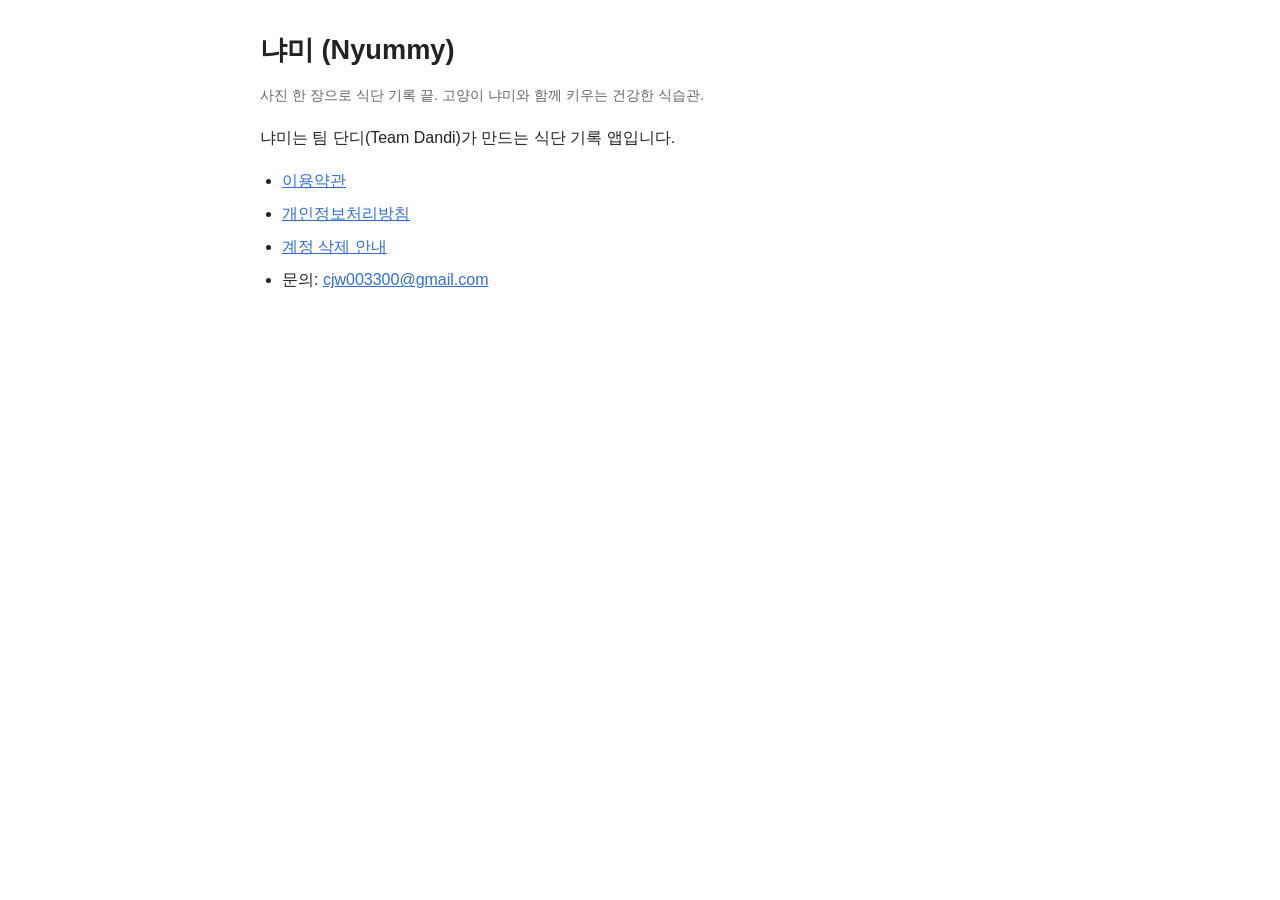
<file: index.html>
<!DOCTYPE html>
<html lang="ko">
<head>
<meta charset="UTF-8">
<meta name="viewport" content="width=device-width, initial-scale=1.0">
<meta name="color-scheme" content="light">
<title>냐미(Nyummy) - 팀 단디</title>
<link rel="stylesheet" href="./style.css">
</head>
<body>
<h1>냐미 (Nyummy)</h1>
<p class="meta">사진 한 장으로 식단 기록 끝. 고양이 냐미와 함께 키우는 건강한 식습관.</p>
<p>냐미는 팀 단디(Team Dandi)가 만드는 식단 기록 앱입니다.</p>
<ul>
  <li><a href="./terms.html">이용약관</a></li>
  <li><a href="./privacy.html">개인정보처리방침</a></li>
  <li><a href="./account-deletion.html">계정 삭제 안내</a></li>
  <li>문의: <a href="mailto:cjw003300@gmail.com">cjw003300@gmail.com</a></li>
</ul>
<script src="./inapp.js"></script>
</body>
</html>
</file>
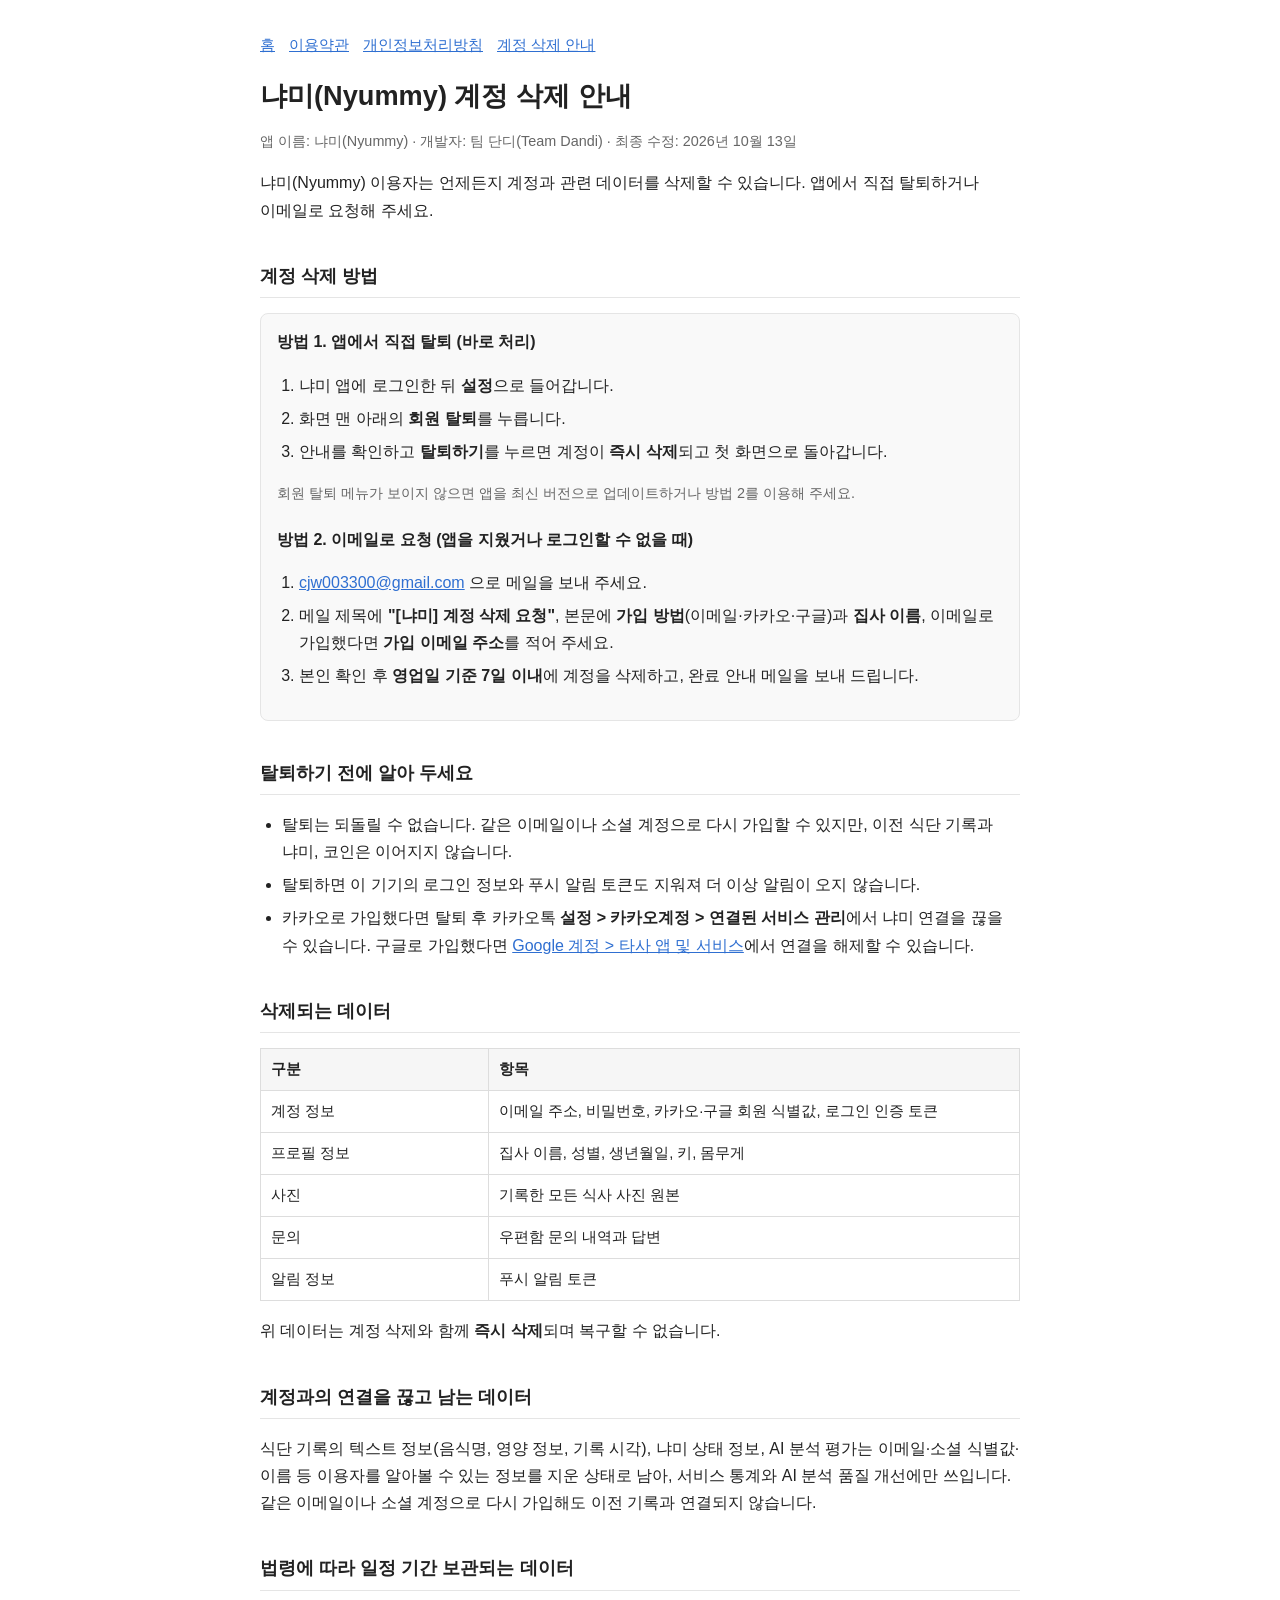
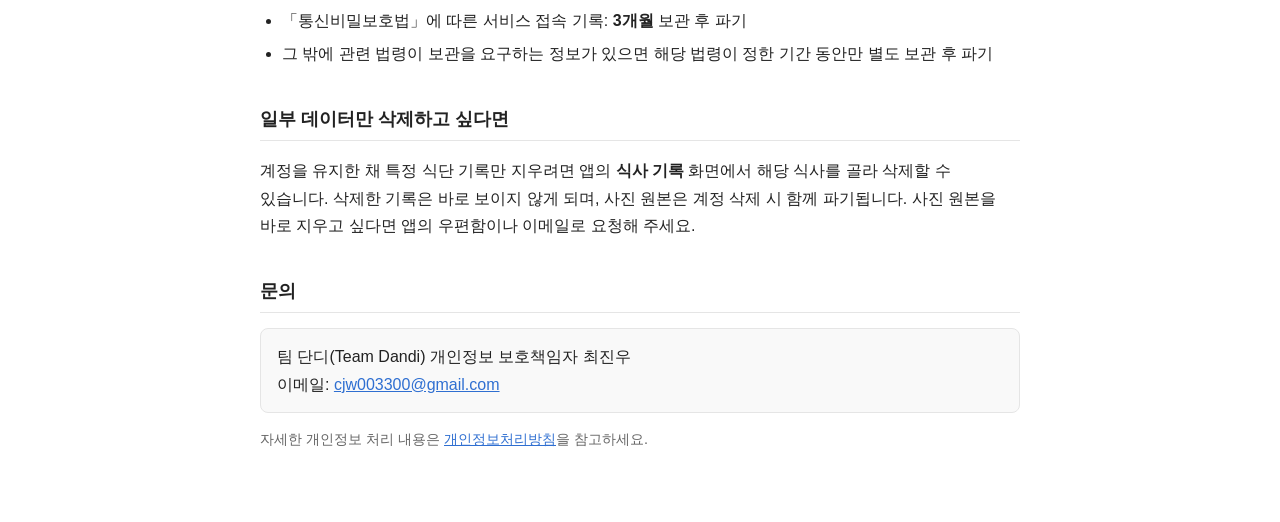
<file: account-deletion.html>
<!DOCTYPE html>
<html lang="ko">
<head>
<meta charset="UTF-8">
<meta name="viewport" content="width=device-width, initial-scale=1.0">
<meta name="color-scheme" content="light">
<title>냐미(Nyummy) 계정 삭제 안내</title>
<link rel="stylesheet" href="./style.css">
</head>
<body>
<nav class="top"><a href="./">홈</a><a href="./terms.html">이용약관</a><a href="./privacy.html">개인정보처리방침</a><a href="./account-deletion.html">계정 삭제 안내</a></nav>

<h1>냐미(Nyummy) 계정 삭제 안내</h1>
<p class="meta">앱 이름: 냐미(Nyummy) · 개발자: 팀 단디(Team Dandi) · 최종 수정: 2026년 10월 13일</p>

<p>냐미(Nyummy) 이용자는 언제든지 계정과 관련 데이터를 삭제할 수 있습니다. 앱에서 직접 탈퇴하거나 이메일로 요청해 주세요.</p>

<h2>계정 삭제 방법</h2>
<div class="box">
<h3 style="margin-top:0">방법 1. 앱에서 직접 탈퇴 (바로 처리)</h3>
<ol>
  <li>냐미 앱에 로그인한 뒤 <b>설정</b>으로 들어갑니다.</li>
  <li>화면 맨 아래의 <b>회원 탈퇴</b>를 누릅니다.</li>
  <li>안내를 확인하고 <b>탈퇴하기</b>를 누르면 계정이 <b>즉시 삭제</b>되고 첫 화면으로 돌아갑니다.</li>
</ol>
<p class="meta" style="margin:0">회원 탈퇴 메뉴가 보이지 않으면 앱을 최신 버전으로 업데이트하거나 방법 2를 이용해 주세요.</p>
<h3>방법 2. 이메일로 요청 (앱을 지웠거나 로그인할 수 없을 때)</h3>
<ol>
  <li><a href="mailto:cjw003300@gmail.com?subject=%5B%EB%83%90%EB%AF%B8%5D%20%EA%B3%84%EC%A0%95%20%EC%82%AD%EC%A0%9C%20%EC%9A%94%EC%B2%AD">cjw003300@gmail.com</a> 으로 메일을 보내 주세요.</li>
  <li>메일 제목에 <b>"[냐미] 계정 삭제 요청"</b>, 본문에 <b>가입 방법</b>(이메일·카카오·구글)과 <b>집사 이름</b>, 이메일로 가입했다면 <b>가입 이메일 주소</b>를 적어 주세요.</li>
  <li>본인 확인 후 <b>영업일 기준 7일 이내</b>에 계정을 삭제하고, 완료 안내 메일을 보내 드립니다.</li>
</ol>
</div>

<h2>탈퇴하기 전에 알아 두세요</h2>
<ul>
  <li>탈퇴는 되돌릴 수 없습니다. 같은 이메일이나 소셜 계정으로 다시 가입할 수 있지만, 이전 식단 기록과 냐미, 코인은 이어지지 않습니다.</li>
  <li>탈퇴하면 이 기기의 로그인 정보와 푸시 알림 토큰도 지워져 더 이상 알림이 오지 않습니다.</li>
  <li>카카오로 가입했다면 탈퇴 후 카카오톡 <b>설정 &gt; 카카오계정 &gt; 연결된 서비스 관리</b>에서 냐미 연결을 끊을 수 있습니다. 구글로 가입했다면 <a href="https://myaccount.google.com/connections">Google 계정 &gt; 타사 앱 및 서비스</a>에서 연결을 해제할 수 있습니다.</li>
</ul>

<h2>삭제되는 데이터</h2>
<div class="table-wrap"><table>
  <tr><th style="width:30%">구분</th><th>항목</th></tr>
  <tr><td>계정 정보</td><td>이메일 주소, 비밀번호, 카카오·구글 회원 식별값, 로그인 인증 토큰</td></tr>
  <tr><td>프로필 정보</td><td>집사 이름, 성별, 생년월일, 키, 몸무게</td></tr>
  <tr><td>사진</td><td>기록한 모든 식사 사진 원본</td></tr>
  <tr><td>문의</td><td>우편함 문의 내역과 답변</td></tr>
  <tr><td>알림 정보</td><td>푸시 알림 토큰</td></tr>
</table></div>
<p>위 데이터는 계정 삭제와 함께 <b>즉시 삭제</b>되며 복구할 수 없습니다.</p>

<h2>계정과의 연결을 끊고 남는 데이터</h2>
<p>식단 기록의 텍스트 정보(음식명, 영양 정보, 기록 시각), 냐미 상태 정보, AI 분석 평가는 이메일·소셜 식별값·이름 등 이용자를 알아볼 수 있는 정보를 지운 상태로 남아, 서비스 통계와 AI 분석 품질 개선에만 쓰입니다. 같은 이메일이나 소셜 계정으로 다시 가입해도 이전 기록과 연결되지 않습니다.</p>

<h2>법령에 따라 일정 기간 보관되는 데이터</h2>
<ul>
  <li>「통신비밀보호법」에 따른 서비스 접속 기록: <b>3개월</b> 보관 후 파기</li>
  <li>그 밖에 관련 법령이 보관을 요구하는 정보가 있으면 해당 법령이 정한 기간 동안만 별도 보관 후 파기</li>
</ul>

<h2>일부 데이터만 삭제하고 싶다면</h2>
<p>계정을 유지한 채 특정 식단 기록만 지우려면 앱의 <b>식사 기록</b> 화면에서 해당 식사를 골라 삭제할 수 있습니다. 삭제한 기록은 바로 보이지 않게 되며, 사진 원본은 계정 삭제 시 함께 파기됩니다. 사진 원본을 바로 지우고 싶다면 앱의 우편함이나 이메일로 요청해 주세요.</p>

<h2>문의</h2>
<div class="box">
  팀 단디(Team Dandi) 개인정보 보호책임자 최진우<br>
  이메일: <a href="mailto:cjw003300@gmail.com">cjw003300@gmail.com</a>
</div>

<p class="meta">자세한 개인정보 처리 내용은 <a href="./privacy.html">개인정보처리방침</a>을 참고하세요.</p>
<script src="./inapp.js"></script>
</body>
</html>
</file>
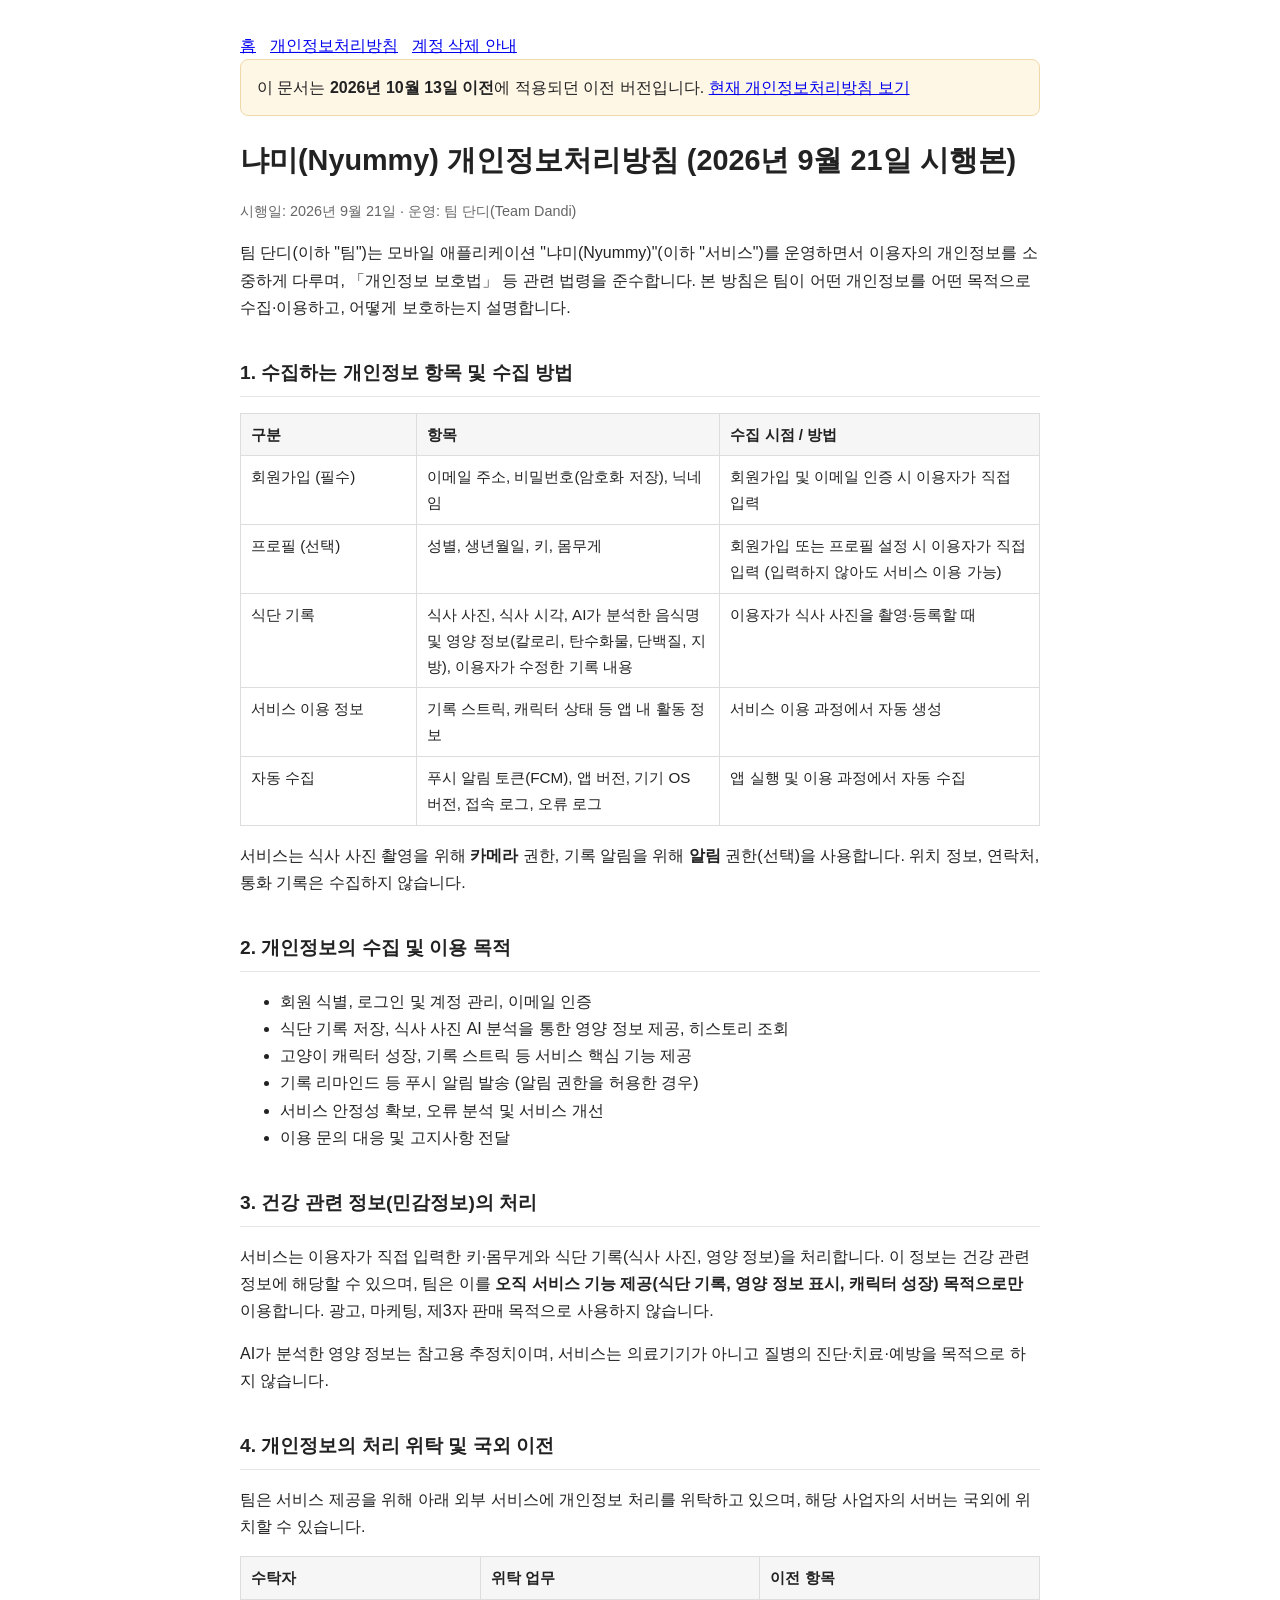
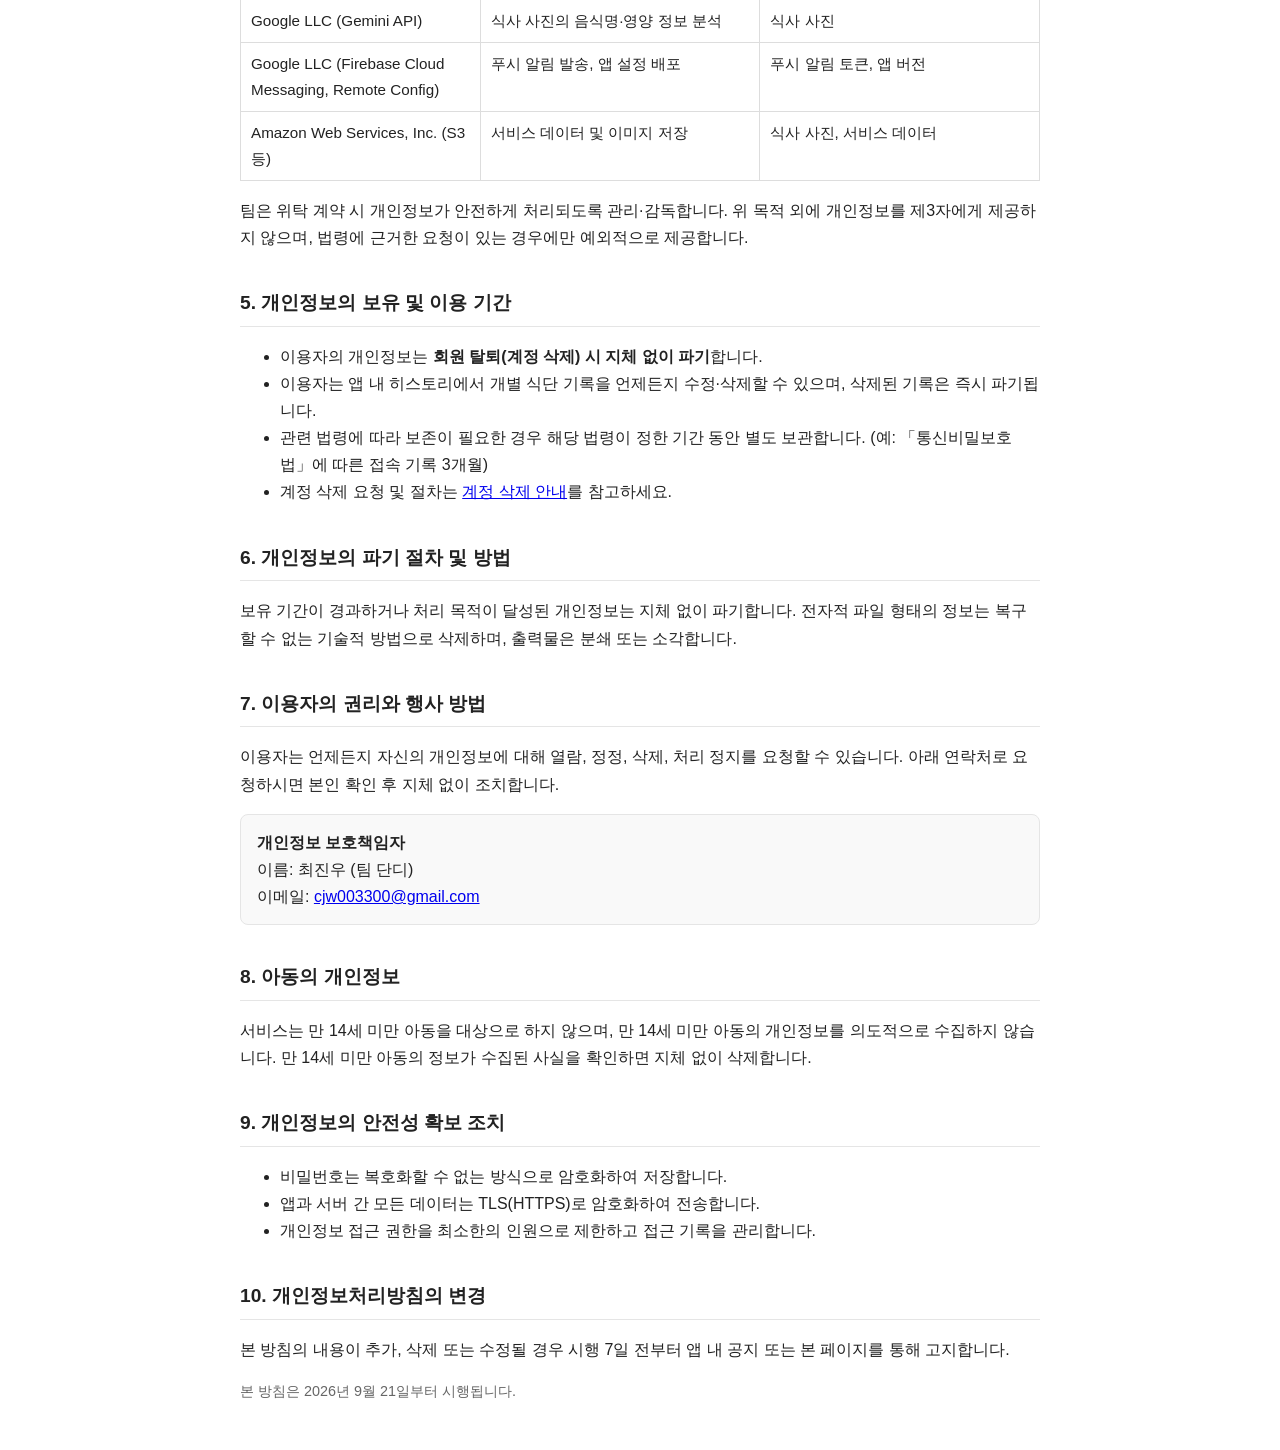
<file: privacy-2026-09-21.html>
<!DOCTYPE html>
<html lang="ko">
<head>
<meta charset="UTF-8">
<meta name="viewport" content="width=device-width, initial-scale=1.0">
<title>냐미(Nyummy) 개인정보처리방침 (2026.09.21 시행본)</title>
<meta name="robots" content="noindex">
<style>
  body { font-family: -apple-system, BlinkMacSystemFont, "Apple SD Gothic Neo", "Noto Sans KR", "Malgun Gothic", sans-serif; line-height: 1.7; color: #222; max-width: 800px; margin: 0 auto; padding: 32px 20px; }
  h1 { font-size: 1.8rem; margin-bottom: 4px; }
  h2 { font-size: 1.2rem; margin-top: 36px; border-bottom: 1px solid #e5e5e5; padding-bottom: 6px; }
  table { border-collapse: collapse; width: 100%; margin: 12px 0; font-size: 0.95rem; }
  th, td { border: 1px solid #ddd; padding: 8px 10px; text-align: left; vertical-align: top; }
  th { background: #f6f6f6; }
  .meta { color: #666; font-size: 0.9rem; }
  nav a { margin-right: 14px; }
  .box { background: #f9f9f9; border: 1px solid #e5e5e5; border-radius: 8px; padding: 14px 16px; }
</style>
</head>
<body>
<nav><a href="./">홈</a><a href="./privacy.html">개인정보처리방침</a><a href="./account-deletion.html">계정 삭제 안내</a></nav>

<div class="box" style="background:#fff7e6;border-color:#f0d9a8;margin-bottom:16px">이 문서는 <b>2026년 10월 13일 이전</b>에 적용되던 이전 버전입니다. <a href="./privacy.html">현재 개인정보처리방침 보기</a></div>
<h1>냐미(Nyummy) 개인정보처리방침 (2026년 9월 21일 시행본)</h1>
<p class="meta">시행일: 2026년 9월 21일 · 운영: 팀 단디(Team Dandi)</p>

<p>팀 단디(이하 "팀")는 모바일 애플리케이션 "냐미(Nyummy)"(이하 "서비스")를 운영하면서 이용자의 개인정보를 소중하게 다루며, 「개인정보 보호법」 등 관련 법령을 준수합니다. 본 방침은 팀이 어떤 개인정보를 어떤 목적으로 수집·이용하고, 어떻게 보호하는지 설명합니다.</p>

<h2>1. 수집하는 개인정보 항목 및 수집 방법</h2>
<table>
  <tr><th style="width:22%">구분</th><th style="width:38%">항목</th><th>수집 시점 / 방법</th></tr>
  <tr><td>회원가입 (필수)</td><td>이메일 주소, 비밀번호(암호화 저장), 닉네임</td><td>회원가입 및 이메일 인증 시 이용자가 직접 입력</td></tr>
  <tr><td>프로필 (선택)</td><td>성별, 생년월일, 키, 몸무게</td><td>회원가입 또는 프로필 설정 시 이용자가 직접 입력 (입력하지 않아도 서비스 이용 가능)</td></tr>
  <tr><td>식단 기록</td><td>식사 사진, 식사 시각, AI가 분석한 음식명 및 영양 정보(칼로리, 탄수화물, 단백질, 지방), 이용자가 수정한 기록 내용</td><td>이용자가 식사 사진을 촬영·등록할 때</td></tr>
  <tr><td>서비스 이용 정보</td><td>기록 스트릭, 캐릭터 상태 등 앱 내 활동 정보</td><td>서비스 이용 과정에서 자동 생성</td></tr>
  <tr><td>자동 수집</td><td>푸시 알림 토큰(FCM), 앱 버전, 기기 OS 버전, 접속 로그, 오류 로그</td><td>앱 실행 및 이용 과정에서 자동 수집</td></tr>
</table>
<p>서비스는 식사 사진 촬영을 위해 <b>카메라</b> 권한, 기록 알림을 위해 <b>알림</b> 권한(선택)을 사용합니다. 위치 정보, 연락처, 통화 기록은 수집하지 않습니다.</p>

<h2>2. 개인정보의 수집 및 이용 목적</h2>
<ul>
  <li>회원 식별, 로그인 및 계정 관리, 이메일 인증</li>
  <li>식단 기록 저장, 식사 사진 AI 분석을 통한 영양 정보 제공, 히스토리 조회</li>
  <li>고양이 캐릭터 성장, 기록 스트릭 등 서비스 핵심 기능 제공</li>
  <li>기록 리마인드 등 푸시 알림 발송 (알림 권한을 허용한 경우)</li>
  <li>서비스 안정성 확보, 오류 분석 및 서비스 개선</li>
  <li>이용 문의 대응 및 고지사항 전달</li>
</ul>

<h2>3. 건강 관련 정보(민감정보)의 처리</h2>
<p>서비스는 이용자가 직접 입력한 키·몸무게와 식단 기록(식사 사진, 영양 정보)을 처리합니다. 이 정보는 건강 관련 정보에 해당할 수 있으며, 팀은 이를 <b>오직 서비스 기능 제공(식단 기록, 영양 정보 표시, 캐릭터 성장) 목적으로만</b> 이용합니다. 광고, 마케팅, 제3자 판매 목적으로 사용하지 않습니다.</p>
<p>AI가 분석한 영양 정보는 참고용 추정치이며, 서비스는 의료기기가 아니고 질병의 진단·치료·예방을 목적으로 하지 않습니다.</p>

<h2>4. 개인정보의 처리 위탁 및 국외 이전</h2>
<p>팀은 서비스 제공을 위해 아래 외부 서비스에 개인정보 처리를 위탁하고 있으며, 해당 사업자의 서버는 국외에 위치할 수 있습니다.</p>
<table>
  <tr><th style="width:30%">수탁자</th><th style="width:35%">위탁 업무</th><th>이전 항목</th></tr>
  <tr><td>Google LLC (Gemini API)</td><td>식사 사진의 음식명·영양 정보 분석</td><td>식사 사진</td></tr>
  <tr><td>Google LLC (Firebase Cloud Messaging, Remote Config)</td><td>푸시 알림 발송, 앱 설정 배포</td><td>푸시 알림 토큰, 앱 버전</td></tr>
  <tr><td>Amazon Web Services, Inc. (S3 등)</td><td>서비스 데이터 및 이미지 저장</td><td>식사 사진, 서비스 데이터</td></tr>
</table>
<p>팀은 위탁 계약 시 개인정보가 안전하게 처리되도록 관리·감독합니다. 위 목적 외에 개인정보를 제3자에게 제공하지 않으며, 법령에 근거한 요청이 있는 경우에만 예외적으로 제공합니다.</p>

<h2>5. 개인정보의 보유 및 이용 기간</h2>
<ul>
  <li>이용자의 개인정보는 <b>회원 탈퇴(계정 삭제) 시 지체 없이 파기</b>합니다.</li>
  <li>이용자는 앱 내 히스토리에서 개별 식단 기록을 언제든지 수정·삭제할 수 있으며, 삭제된 기록은 즉시 파기됩니다.</li>
  <li>관련 법령에 따라 보존이 필요한 경우 해당 법령이 정한 기간 동안 별도 보관합니다. (예: 「통신비밀보호법」에 따른 접속 기록 3개월)</li>
  <li>계정 삭제 요청 및 절차는 <a href="./account-deletion.html">계정 삭제 안내</a>를 참고하세요.</li>
</ul>

<h2>6. 개인정보의 파기 절차 및 방법</h2>
<p>보유 기간이 경과하거나 처리 목적이 달성된 개인정보는 지체 없이 파기합니다. 전자적 파일 형태의 정보는 복구할 수 없는 기술적 방법으로 삭제하며, 출력물은 분쇄 또는 소각합니다.</p>

<h2>7. 이용자의 권리와 행사 방법</h2>
<p>이용자는 언제든지 자신의 개인정보에 대해 열람, 정정, 삭제, 처리 정지를 요청할 수 있습니다. 아래 연락처로 요청하시면 본인 확인 후 지체 없이 조치합니다.</p>
<div class="box">
  <b>개인정보 보호책임자</b><br>
  이름: 최진우 (팀 단디)<br>
  이메일: <a href="mailto:cjw003300@gmail.com">cjw003300@gmail.com</a>
</div>

<h2>8. 아동의 개인정보</h2>
<p>서비스는 만 14세 미만 아동을 대상으로 하지 않으며, 만 14세 미만 아동의 개인정보를 의도적으로 수집하지 않습니다. 만 14세 미만 아동의 정보가 수집된 사실을 확인하면 지체 없이 삭제합니다.</p>

<h2>9. 개인정보의 안전성 확보 조치</h2>
<ul>
  <li>비밀번호는 복호화할 수 없는 방식으로 암호화하여 저장합니다.</li>
  <li>앱과 서버 간 모든 데이터는 TLS(HTTPS)로 암호화하여 전송합니다.</li>
  <li>개인정보 접근 권한을 최소한의 인원으로 제한하고 접근 기록을 관리합니다.</li>
</ul>

<h2>10. 개인정보처리방침의 변경</h2>
<p>본 방침의 내용이 추가, 삭제 또는 수정될 경우 시행 7일 전부터 앱 내 공지 또는 본 페이지를 통해 고지합니다.</p>

<p class="meta">본 방침은 2026년 9월 21일부터 시행됩니다.</p>
</body>
</html>
</file>
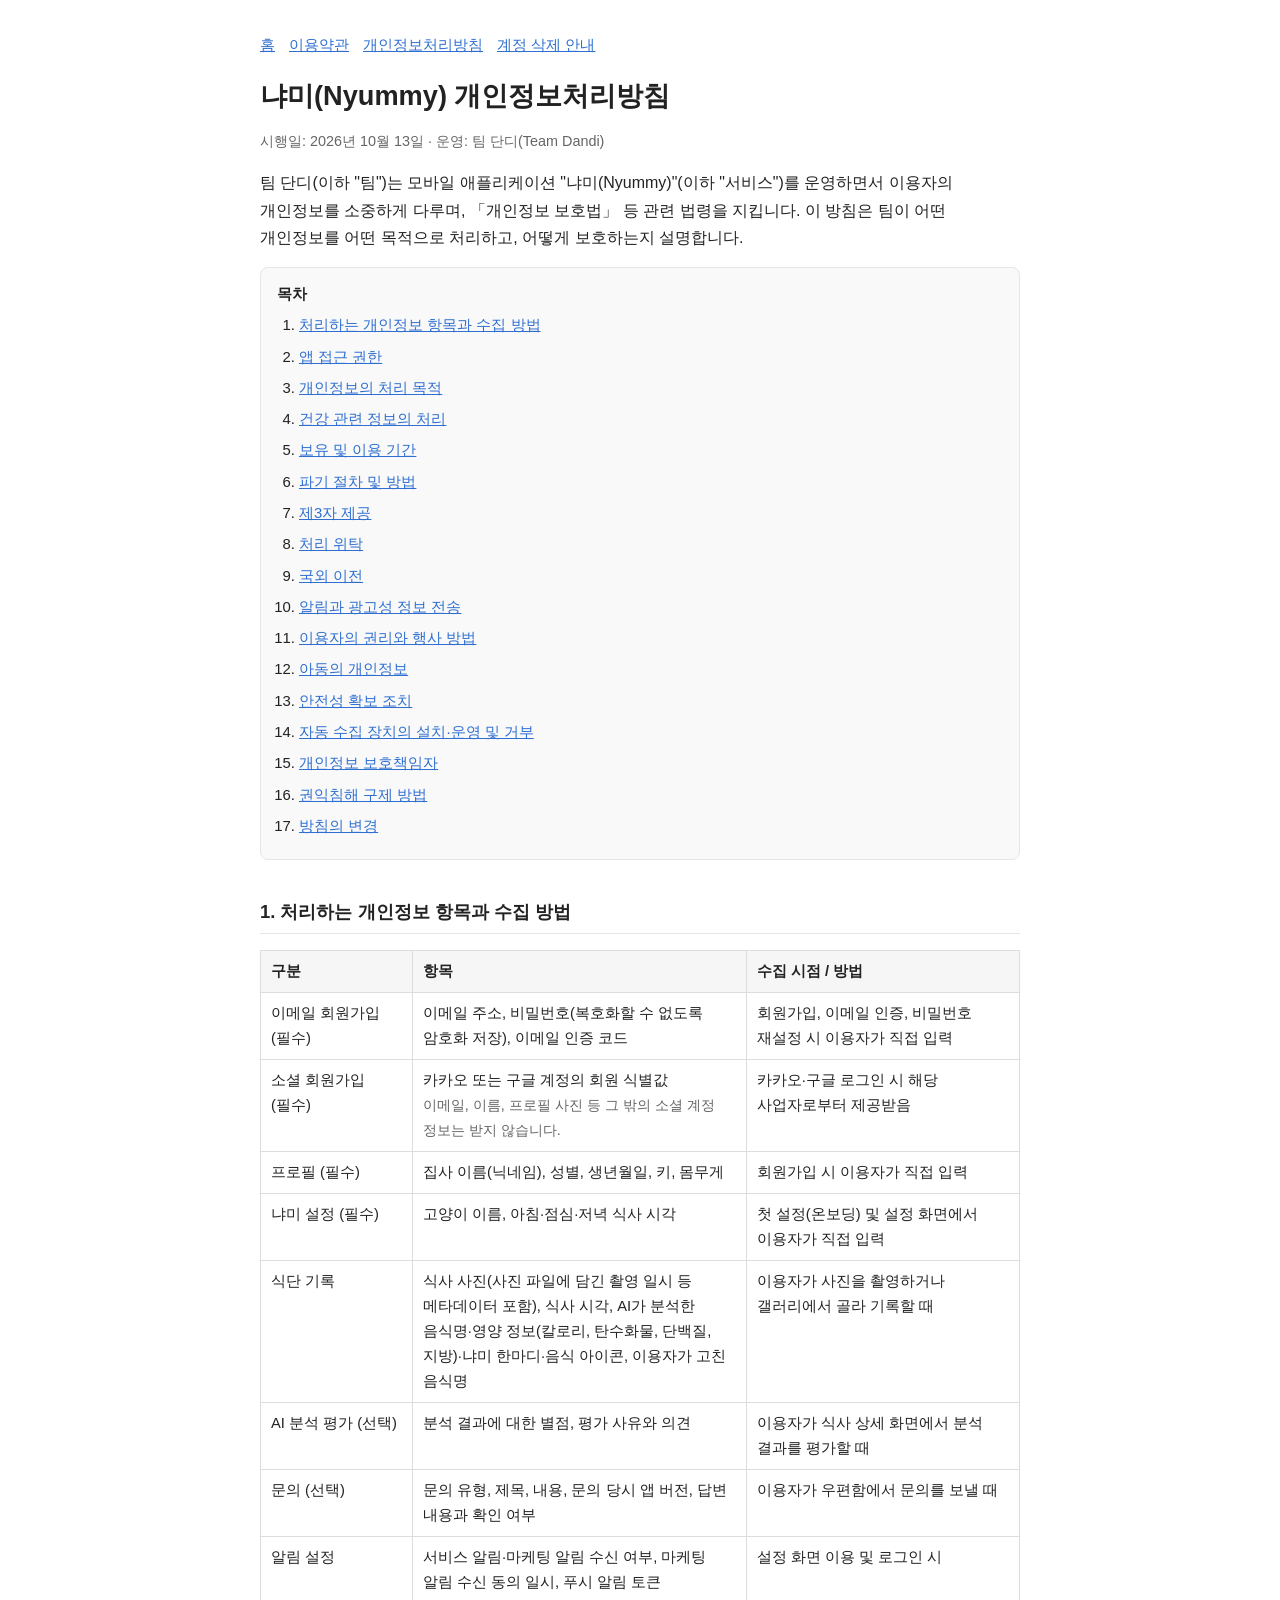
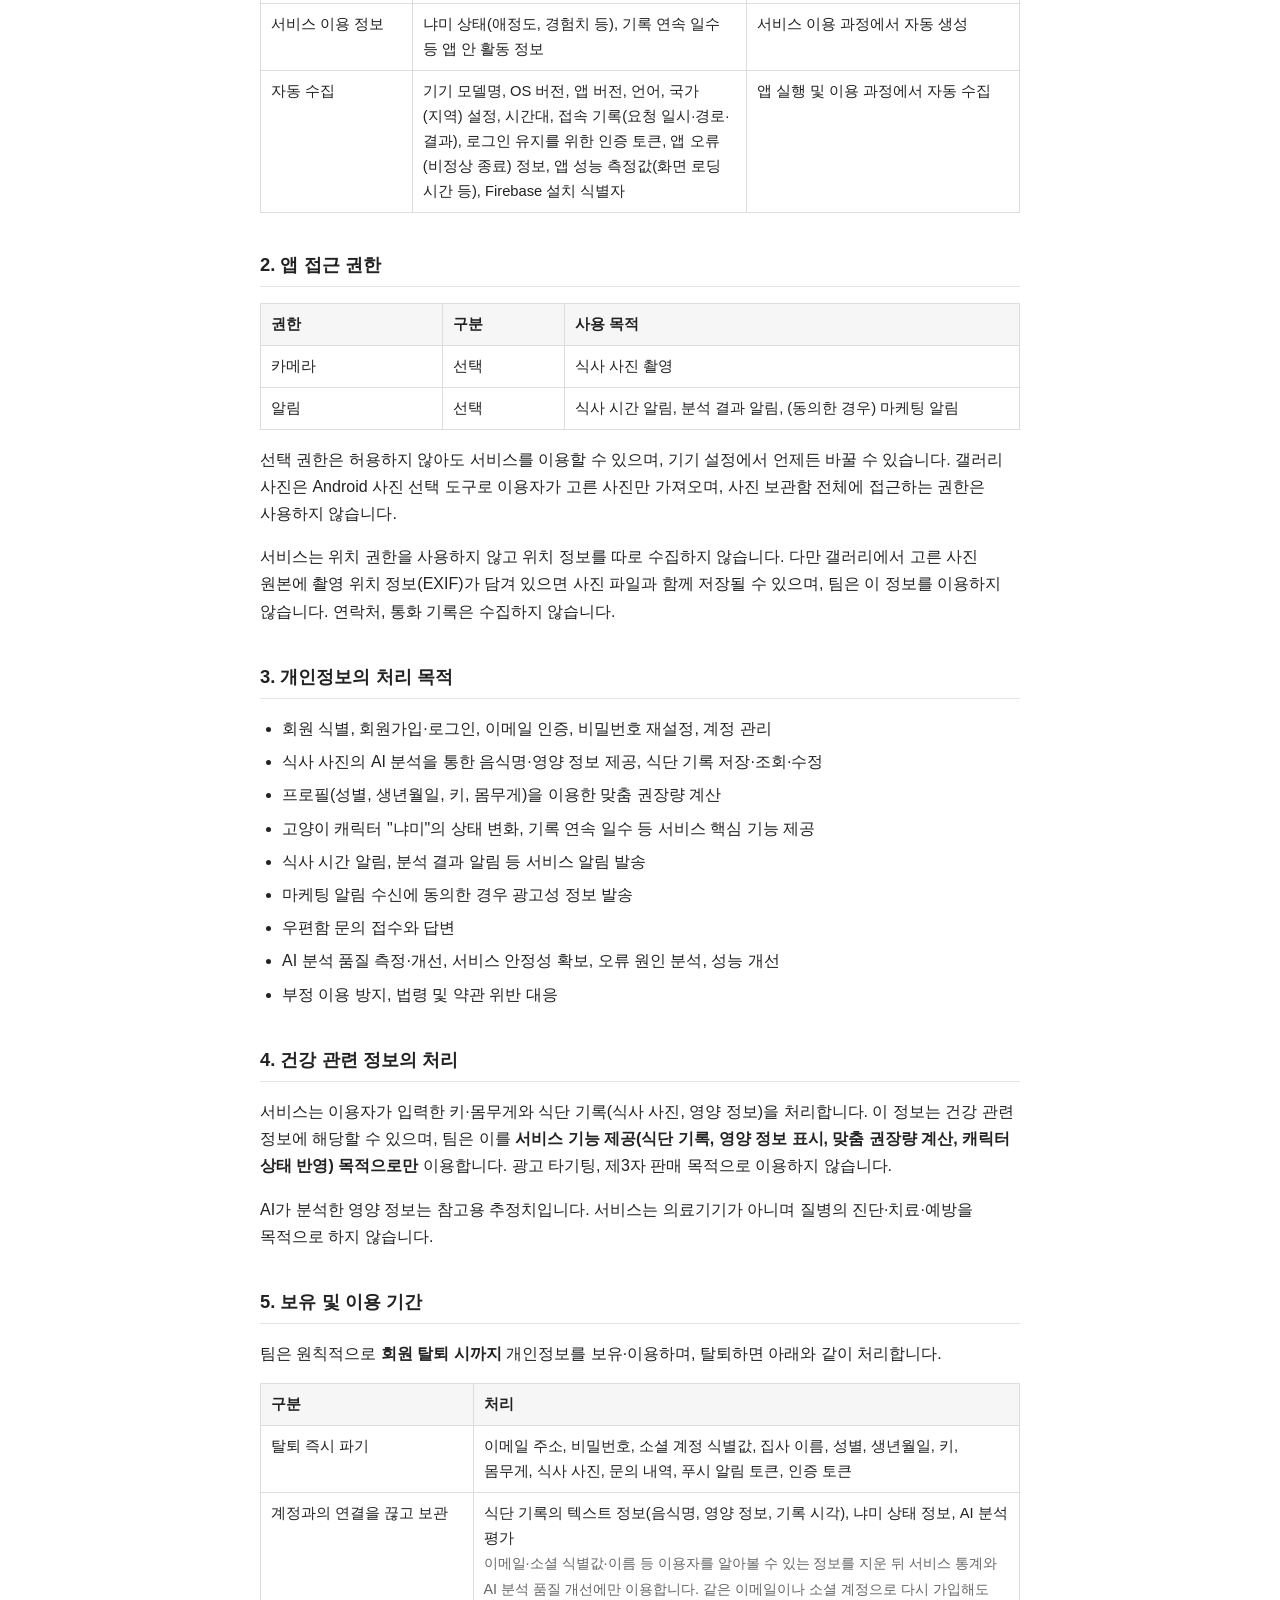
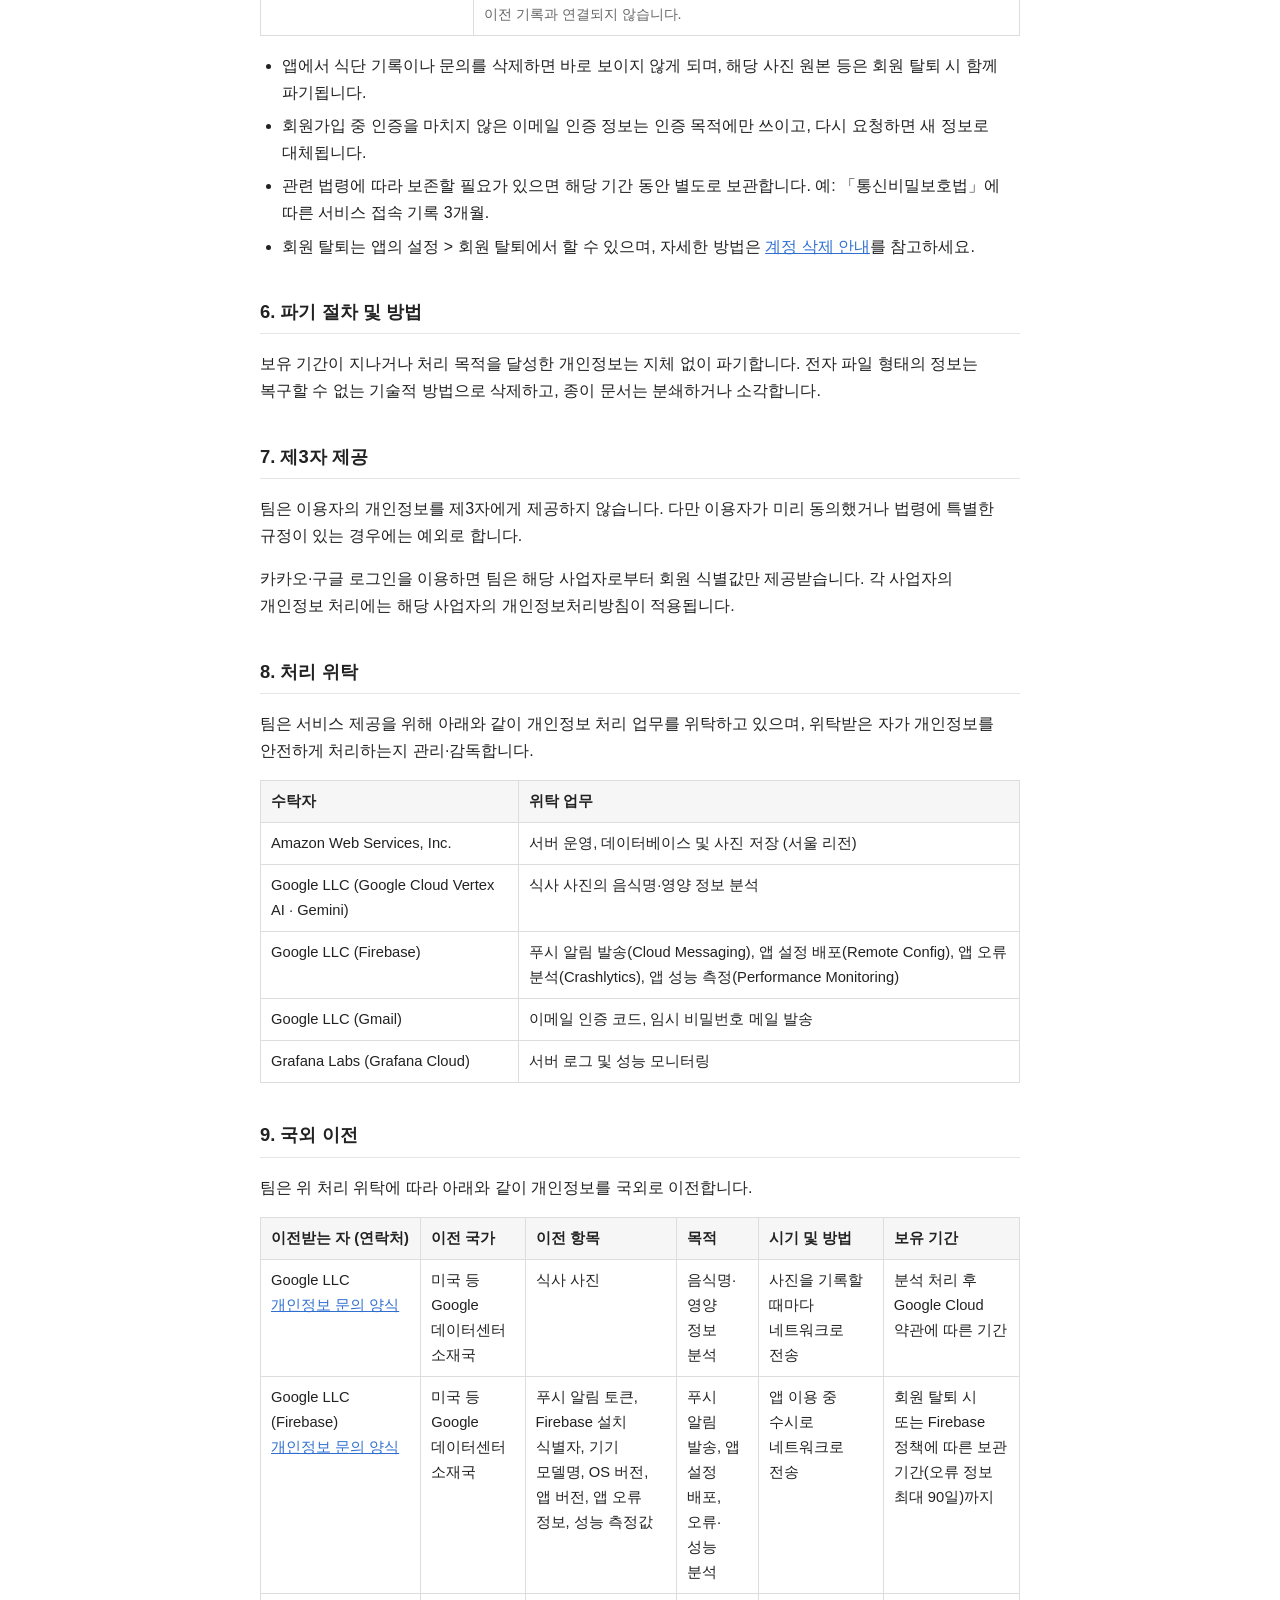
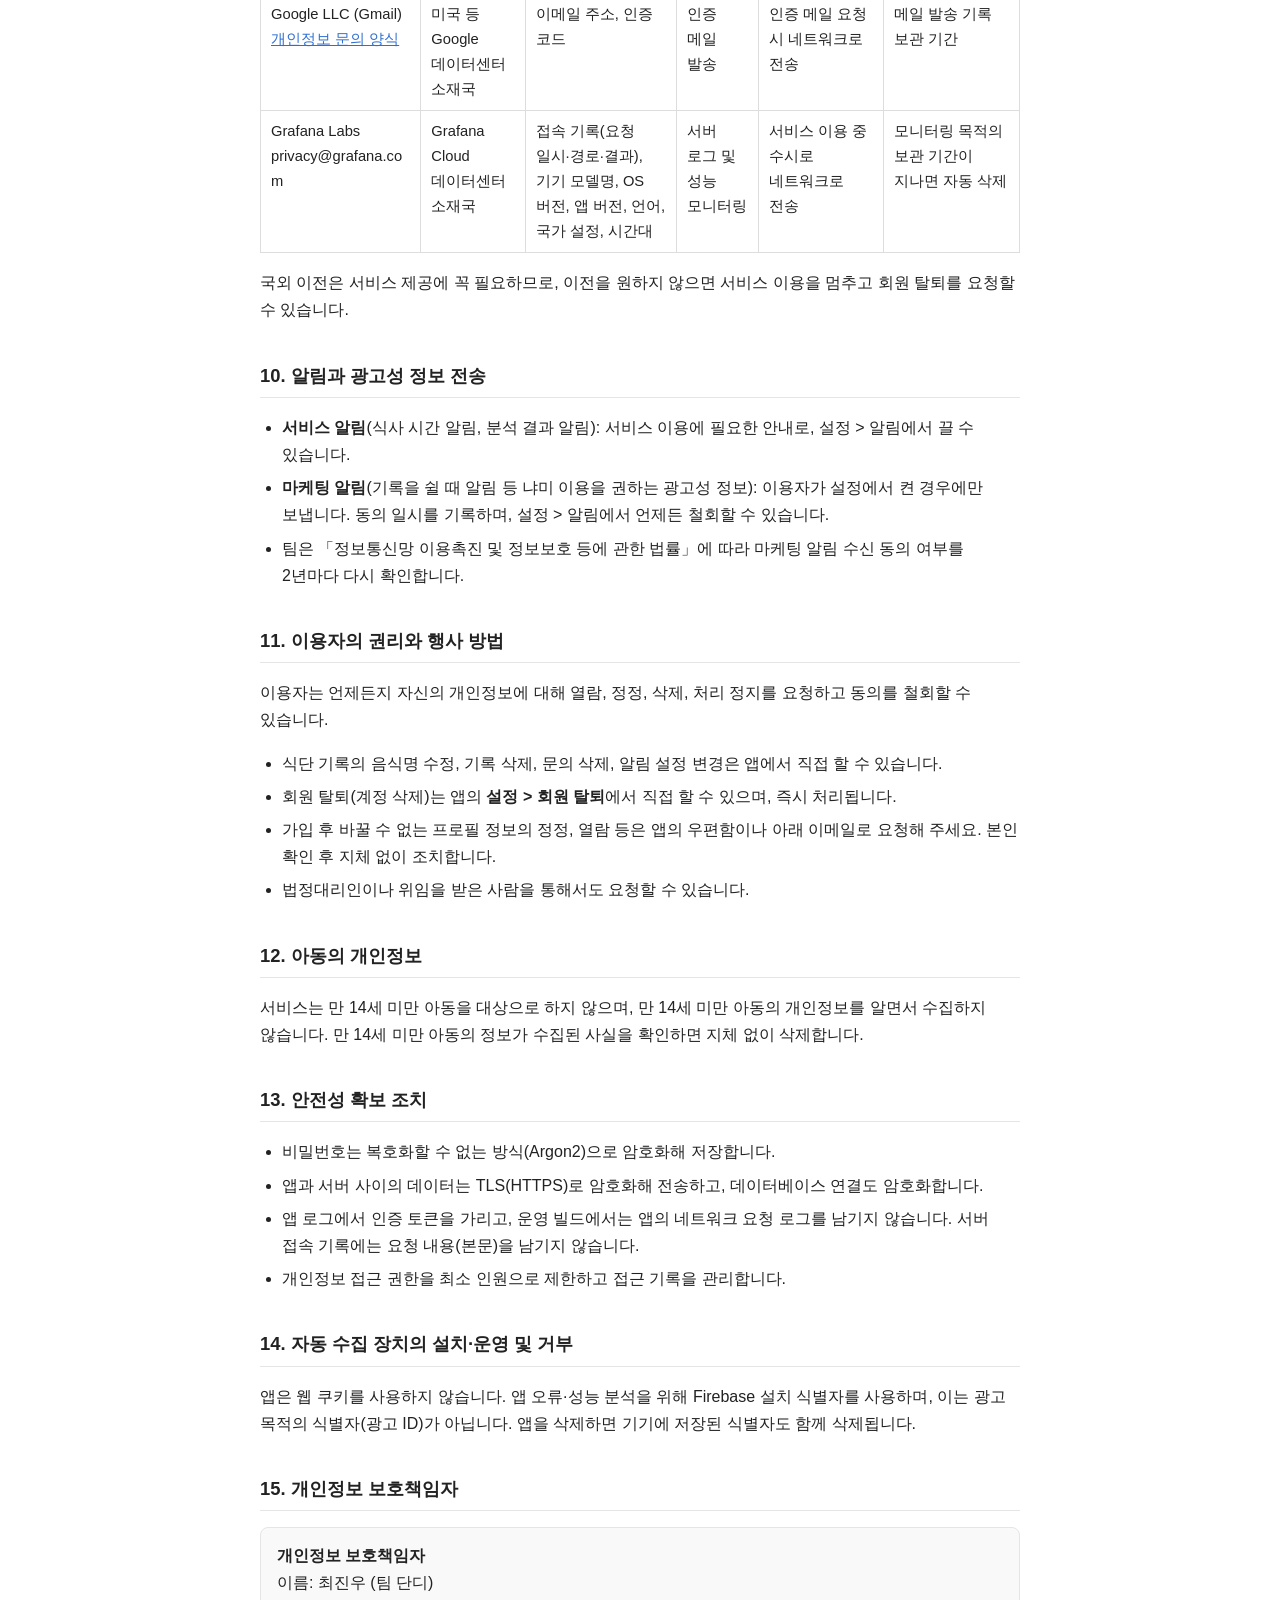
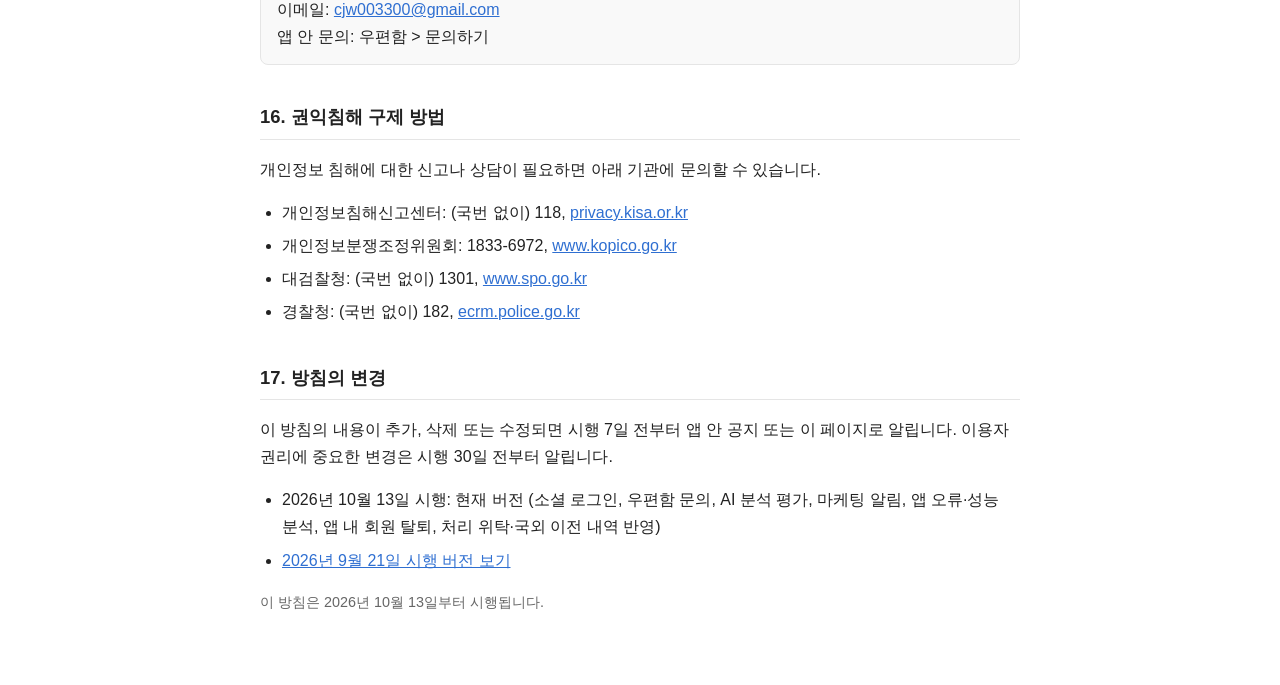
<file: privacy.html>
<!DOCTYPE html>
<html lang="ko">
<head>
<meta charset="UTF-8">
<meta name="viewport" content="width=device-width, initial-scale=1.0">
<meta name="color-scheme" content="light">
<title>냐미(Nyummy) 개인정보처리방침</title>
<link rel="stylesheet" href="./style.css">
</head>
<body>
<nav class="top"><a href="./">홈</a><a href="./terms.html">이용약관</a><a href="./privacy.html">개인정보처리방침</a><a href="./account-deletion.html">계정 삭제 안내</a></nav>

<h1>냐미(Nyummy) 개인정보처리방침</h1>
<p class="meta">시행일: 2026년 10월 13일 · 운영: 팀 단디(Team Dandi)</p>

<p>팀 단디(이하 "팀")는 모바일 애플리케이션 "냐미(Nyummy)"(이하 "서비스")를 운영하면서 이용자의 개인정보를 소중하게 다루며, 「개인정보 보호법」 등 관련 법령을 지킵니다. 이 방침은 팀이 어떤 개인정보를 어떤 목적으로 처리하고, 어떻게 보호하는지 설명합니다.</p>

<div class="box toc">
<b>목차</b>
<ol>
  <li><a href="#collect">처리하는 개인정보 항목과 수집 방법</a></li>
  <li><a href="#permission">앱 접근 권한</a></li>
  <li><a href="#purpose">개인정보의 처리 목적</a></li>
  <li><a href="#health">건강 관련 정보의 처리</a></li>
  <li><a href="#retention">보유 및 이용 기간</a></li>
  <li><a href="#destroy">파기 절차 및 방법</a></li>
  <li><a href="#third">제3자 제공</a></li>
  <li><a href="#outsourcing">처리 위탁</a></li>
  <li><a href="#overseas">국외 이전</a></li>
  <li><a href="#marketing">알림과 광고성 정보 전송</a></li>
  <li><a href="#rights">이용자의 권리와 행사 방법</a></li>
  <li><a href="#children">아동의 개인정보</a></li>
  <li><a href="#security">안전성 확보 조치</a></li>
  <li><a href="#auto">자동 수집 장치의 설치·운영 및 거부</a></li>
  <li><a href="#officer">개인정보 보호책임자</a></li>
  <li><a href="#remedy">권익침해 구제 방법</a></li>
  <li><a href="#change">방침의 변경</a></li>
</ol>
</div>

<h2 id="collect">1. 처리하는 개인정보 항목과 수집 방법</h2>
<div class="table-wrap"><table>
  <tr><th style="width:20%">구분</th><th style="width:44%">항목</th><th>수집 시점 / 방법</th></tr>
  <tr><td>이메일 회원가입 (필수)</td><td>이메일 주소, 비밀번호(복호화할 수 없도록 암호화 저장), 이메일 인증 코드</td><td>회원가입, 이메일 인증, 비밀번호 재설정 시 이용자가 직접 입력</td></tr>
  <tr><td>소셜 회원가입 (필수)</td><td>카카오 또는 구글 계정의 회원 식별값<br><span class="meta">이메일, 이름, 프로필 사진 등 그 밖의 소셜 계정 정보는 받지 않습니다.</span></td><td>카카오·구글 로그인 시 해당 사업자로부터 제공받음</td></tr>
  <tr><td>프로필 (필수)</td><td>집사 이름(닉네임), 성별, 생년월일, 키, 몸무게</td><td>회원가입 시 이용자가 직접 입력</td></tr>
  <tr><td>냐미 설정 (필수)</td><td>고양이 이름, 아침·점심·저녁 식사 시각</td><td>첫 설정(온보딩) 및 설정 화면에서 이용자가 직접 입력</td></tr>
  <tr><td>식단 기록</td><td>식사 사진(사진 파일에 담긴 촬영 일시 등 메타데이터 포함), 식사 시각, AI가 분석한 음식명·영양 정보(칼로리, 탄수화물, 단백질, 지방)·냐미 한마디·음식 아이콘, 이용자가 고친 음식명</td><td>이용자가 사진을 촬영하거나 갤러리에서 골라 기록할 때</td></tr>
  <tr><td>AI 분석 평가 (선택)</td><td>분석 결과에 대한 별점, 평가 사유와 의견</td><td>이용자가 식사 상세 화면에서 분석 결과를 평가할 때</td></tr>
  <tr><td>문의 (선택)</td><td>문의 유형, 제목, 내용, 문의 당시 앱 버전, 답변 내용과 확인 여부</td><td>이용자가 우편함에서 문의를 보낼 때</td></tr>
  <tr><td>알림 설정</td><td>서비스 알림·마케팅 알림 수신 여부, 마케팅 알림 수신 동의 일시, 푸시 알림 토큰</td><td>설정 화면 이용 및 로그인 시</td></tr>
  <tr><td>서비스 이용 정보</td><td>냐미 상태(애정도, 경험치 등), 기록 연속 일수 등 앱 안 활동 정보</td><td>서비스 이용 과정에서 자동 생성</td></tr>
  <tr><td>자동 수집</td><td>기기 모델명, OS 버전, 앱 버전, 언어, 국가(지역) 설정, 시간대, 접속 기록(요청 일시·경로·결과), 로그인 유지를 위한 인증 토큰, 앱 오류(비정상 종료) 정보, 앱 성능 측정값(화면 로딩 시간 등), Firebase 설치 식별자</td><td>앱 실행 및 이용 과정에서 자동 수집</td></tr>
</table></div>

<h2 id="permission">2. 앱 접근 권한</h2>
<div class="table-wrap"><table>
  <tr><th style="width:24%">권한</th><th style="width:16%">구분</th><th>사용 목적</th></tr>
  <tr><td>카메라</td><td>선택</td><td>식사 사진 촬영</td></tr>
  <tr><td>알림</td><td>선택</td><td>식사 시간 알림, 분석 결과 알림, (동의한 경우) 마케팅 알림</td></tr>
</table></div>
<p>선택 권한은 허용하지 않아도 서비스를 이용할 수 있으며, 기기 설정에서 언제든 바꿀 수 있습니다. 갤러리 사진은 Android 사진 선택 도구로 이용자가 고른 사진만 가져오며, 사진 보관함 전체에 접근하는 권한은 사용하지 않습니다.</p>
<p>서비스는 위치 권한을 사용하지 않고 위치 정보를 따로 수집하지 않습니다. 다만 갤러리에서 고른 사진 원본에 촬영 위치 정보(EXIF)가 담겨 있으면 사진 파일과 함께 저장될 수 있으며, 팀은 이 정보를 이용하지 않습니다. 연락처, 통화 기록은 수집하지 않습니다.</p>

<h2 id="purpose">3. 개인정보의 처리 목적</h2>
<ul>
  <li>회원 식별, 회원가입·로그인, 이메일 인증, 비밀번호 재설정, 계정 관리</li>
  <li>식사 사진의 AI 분석을 통한 음식명·영양 정보 제공, 식단 기록 저장·조회·수정</li>
  <li>프로필(성별, 생년월일, 키, 몸무게)을 이용한 맞춤 권장량 계산</li>
  <li>고양이 캐릭터 "냐미"의 상태 변화, 기록 연속 일수 등 서비스 핵심 기능 제공</li>
  <li>식사 시간 알림, 분석 결과 알림 등 서비스 알림 발송</li>
  <li>마케팅 알림 수신에 동의한 경우 광고성 정보 발송</li>
  <li>우편함 문의 접수와 답변</li>
  <li>AI 분석 품질 측정·개선, 서비스 안정성 확보, 오류 원인 분석, 성능 개선</li>
  <li>부정 이용 방지, 법령 및 약관 위반 대응</li>
</ul>

<h2 id="health">4. 건강 관련 정보의 처리</h2>
<p>서비스는 이용자가 입력한 키·몸무게와 식단 기록(식사 사진, 영양 정보)을 처리합니다. 이 정보는 건강 관련 정보에 해당할 수 있으며, 팀은 이를 <b>서비스 기능 제공(식단 기록, 영양 정보 표시, 맞춤 권장량 계산, 캐릭터 상태 반영) 목적으로만</b> 이용합니다. 광고 타기팅, 제3자 판매 목적으로 이용하지 않습니다.</p>
<p>AI가 분석한 영양 정보는 참고용 추정치입니다. 서비스는 의료기기가 아니며 질병의 진단·치료·예방을 목적으로 하지 않습니다.</p>

<h2 id="retention">5. 보유 및 이용 기간</h2>
<p>팀은 원칙적으로 <b>회원 탈퇴 시까지</b> 개인정보를 보유·이용하며, 탈퇴하면 아래와 같이 처리합니다.</p>
<div class="table-wrap"><table>
  <tr><th style="width:28%">구분</th><th>처리</th></tr>
  <tr><td>탈퇴 즉시 파기</td><td>이메일 주소, 비밀번호, 소셜 계정 식별값, 집사 이름, 성별, 생년월일, 키, 몸무게, 식사 사진, 문의 내역, 푸시 알림 토큰, 인증 토큰</td></tr>
  <tr><td>계정과의 연결을 끊고 보관</td><td>식단 기록의 텍스트 정보(음식명, 영양 정보, 기록 시각), 냐미 상태 정보, AI 분석 평가<br><span class="meta">이메일·소셜 식별값·이름 등 이용자를 알아볼 수 있는 정보를 지운 뒤 서비스 통계와 AI 분석 품질 개선에만 이용합니다. 같은 이메일이나 소셜 계정으로 다시 가입해도 이전 기록과 연결되지 않습니다.</span></td></tr>
</table></div>
<ul>
  <li>앱에서 식단 기록이나 문의를 삭제하면 바로 보이지 않게 되며, 해당 사진 원본 등은 회원 탈퇴 시 함께 파기됩니다.</li>
  <li>회원가입 중 인증을 마치지 않은 이메일 인증 정보는 인증 목적에만 쓰이고, 다시 요청하면 새 정보로 대체됩니다.</li>
  <li>관련 법령에 따라 보존할 필요가 있으면 해당 기간 동안 별도로 보관합니다. 예: 「통신비밀보호법」에 따른 서비스 접속 기록 3개월.</li>
  <li>회원 탈퇴는 앱의 설정 &gt; 회원 탈퇴에서 할 수 있으며, 자세한 방법은 <a href="./account-deletion.html">계정 삭제 안내</a>를 참고하세요.</li>
</ul>

<h2 id="destroy">6. 파기 절차 및 방법</h2>
<p>보유 기간이 지나거나 처리 목적을 달성한 개인정보는 지체 없이 파기합니다. 전자 파일 형태의 정보는 복구할 수 없는 기술적 방법으로 삭제하고, 종이 문서는 분쇄하거나 소각합니다.</p>

<h2 id="third">7. 제3자 제공</h2>
<p>팀은 이용자의 개인정보를 제3자에게 제공하지 않습니다. 다만 이용자가 미리 동의했거나 법령에 특별한 규정이 있는 경우에는 예외로 합니다.</p>
<p>카카오·구글 로그인을 이용하면 팀은 해당 사업자로부터 회원 식별값만 제공받습니다. 각 사업자의 개인정보 처리에는 해당 사업자의 개인정보처리방침이 적용됩니다.</p>

<h2 id="outsourcing">8. 처리 위탁</h2>
<p>팀은 서비스 제공을 위해 아래와 같이 개인정보 처리 업무를 위탁하고 있으며, 위탁받은 자가 개인정보를 안전하게 처리하는지 관리·감독합니다.</p>
<div class="table-wrap"><table>
  <tr><th style="width:34%">수탁자</th><th>위탁 업무</th></tr>
  <tr><td>Amazon Web Services, Inc.</td><td>서버 운영, 데이터베이스 및 사진 저장 (서울 리전)</td></tr>
  <tr><td>Google LLC (Google Cloud Vertex AI · Gemini)</td><td>식사 사진의 음식명·영양 정보 분석</td></tr>
  <tr><td>Google LLC (Firebase)</td><td>푸시 알림 발송(Cloud Messaging), 앱 설정 배포(Remote Config), 앱 오류 분석(Crashlytics), 앱 성능 측정(Performance Monitoring)</td></tr>
  <tr><td>Google LLC (Gmail)</td><td>이메일 인증 코드, 임시 비밀번호 메일 발송</td></tr>
  <tr><td>Grafana Labs (Grafana Cloud)</td><td>서버 로그 및 성능 모니터링</td></tr>
</table></div>

<h2 id="overseas">9. 국외 이전</h2>
<p>팀은 위 처리 위탁에 따라 아래와 같이 개인정보를 국외로 이전합니다.</p>
<div class="table-wrap"><table>
  <tr><th>이전받는 자 (연락처)</th><th>이전 국가</th><th>이전 항목</th><th>목적</th><th>시기 및 방법</th><th>보유 기간</th></tr>
  <tr><td>Google LLC<br><a href="https://support.google.com/policies/contact/general_privacy_form">개인정보 문의 양식</a></td><td>미국 등 Google 데이터센터 소재국</td><td>식사 사진</td><td>음식명·영양 정보 분석</td><td>사진을 기록할 때마다 네트워크로 전송</td><td>분석 처리 후 Google Cloud 약관에 따른 기간</td></tr>
  <tr><td>Google LLC (Firebase)<br><a href="https://support.google.com/policies/contact/general_privacy_form">개인정보 문의 양식</a></td><td>미국 등 Google 데이터센터 소재국</td><td>푸시 알림 토큰, Firebase 설치 식별자, 기기 모델명, OS 버전, 앱 버전, 앱 오류 정보, 성능 측정값</td><td>푸시 알림 발송, 앱 설정 배포, 오류·성능 분석</td><td>앱 이용 중 수시로 네트워크로 전송</td><td>회원 탈퇴 시 또는 Firebase 정책에 따른 보관 기간(오류 정보 최대 90일)까지</td></tr>
  <tr><td>Google LLC (Gmail)<br><a href="https://support.google.com/policies/contact/general_privacy_form">개인정보 문의 양식</a></td><td>미국 등 Google 데이터센터 소재국</td><td>이메일 주소, 인증 코드</td><td>인증 메일 발송</td><td>인증 메일 요청 시 네트워크로 전송</td><td>메일 발송 기록 보관 기간</td></tr>
  <tr><td>Grafana Labs<br>privacy@grafana.com</td><td>Grafana Cloud 데이터센터 소재국</td><td>접속 기록(요청 일시·경로·결과), 기기 모델명, OS 버전, 앱 버전, 언어, 국가 설정, 시간대</td><td>서버 로그 및 성능 모니터링</td><td>서비스 이용 중 수시로 네트워크로 전송</td><td>모니터링 목적의 보관 기간이 지나면 자동 삭제</td></tr>
</table></div>
<p>국외 이전은 서비스 제공에 꼭 필요하므로, 이전을 원하지 않으면 서비스 이용을 멈추고 회원 탈퇴를 요청할 수 있습니다.</p>

<h2 id="marketing">10. 알림과 광고성 정보 전송</h2>
<ul>
  <li><b>서비스 알림</b>(식사 시간 알림, 분석 결과 알림): 서비스 이용에 필요한 안내로, 설정 &gt; 알림에서 끌 수 있습니다.</li>
  <li><b>마케팅 알림</b>(기록을 쉴 때 알림 등 냐미 이용을 권하는 광고성 정보): 이용자가 설정에서 켠 경우에만 보냅니다. 동의 일시를 기록하며, 설정 &gt; 알림에서 언제든 철회할 수 있습니다.</li>
  <li>팀은 「정보통신망 이용촉진 및 정보보호 등에 관한 법률」에 따라 마케팅 알림 수신 동의 여부를 2년마다 다시 확인합니다.</li>
</ul>

<h2 id="rights">11. 이용자의 권리와 행사 방법</h2>
<p>이용자는 언제든지 자신의 개인정보에 대해 열람, 정정, 삭제, 처리 정지를 요청하고 동의를 철회할 수 있습니다.</p>
<ul>
  <li>식단 기록의 음식명 수정, 기록 삭제, 문의 삭제, 알림 설정 변경은 앱에서 직접 할 수 있습니다.</li>
  <li>회원 탈퇴(계정 삭제)는 앱의 <b>설정 &gt; 회원 탈퇴</b>에서 직접 할 수 있으며, 즉시 처리됩니다.</li>
  <li>가입 후 바꿀 수 없는 프로필 정보의 정정, 열람 등은 앱의 우편함이나 아래 이메일로 요청해 주세요. 본인 확인 후 지체 없이 조치합니다.</li>
  <li>법정대리인이나 위임을 받은 사람을 통해서도 요청할 수 있습니다.</li>
</ul>

<h2 id="children">12. 아동의 개인정보</h2>
<p>서비스는 만 14세 미만 아동을 대상으로 하지 않으며, 만 14세 미만 아동의 개인정보를 알면서 수집하지 않습니다. 만 14세 미만 아동의 정보가 수집된 사실을 확인하면 지체 없이 삭제합니다.</p>

<h2 id="security">13. 안전성 확보 조치</h2>
<ul>
  <li>비밀번호는 복호화할 수 없는 방식(Argon2)으로 암호화해 저장합니다.</li>
  <li>앱과 서버 사이의 데이터는 TLS(HTTPS)로 암호화해 전송하고, 데이터베이스 연결도 암호화합니다.</li>
  <li>앱 로그에서 인증 토큰을 가리고, 운영 빌드에서는 앱의 네트워크 요청 로그를 남기지 않습니다. 서버 접속 기록에는 요청 내용(본문)을 남기지 않습니다.</li>
  <li>개인정보 접근 권한을 최소 인원으로 제한하고 접근 기록을 관리합니다.</li>
</ul>

<h2 id="auto">14. 자동 수집 장치의 설치·운영 및 거부</h2>
<p>앱은 웹 쿠키를 사용하지 않습니다. 앱 오류·성능 분석을 위해 Firebase 설치 식별자를 사용하며, 이는 광고 목적의 식별자(광고 ID)가 아닙니다. 앱을 삭제하면 기기에 저장된 식별자도 함께 삭제됩니다.</p>

<h2 id="officer">15. 개인정보 보호책임자</h2>
<div class="box">
  <b>개인정보 보호책임자</b><br>
  이름: 최진우 (팀 단디)<br>
  이메일: <a href="mailto:cjw003300@gmail.com">cjw003300@gmail.com</a><br>
  앱 안 문의: 우편함 &gt; 문의하기
</div>

<h2 id="remedy">16. 권익침해 구제 방법</h2>
<p>개인정보 침해에 대한 신고나 상담이 필요하면 아래 기관에 문의할 수 있습니다.</p>
<ul>
  <li>개인정보침해신고센터: (국번 없이) 118, <a href="https://privacy.kisa.or.kr">privacy.kisa.or.kr</a></li>
  <li>개인정보분쟁조정위원회: 1833-6972, <a href="https://www.kopico.go.kr">www.kopico.go.kr</a></li>
  <li>대검찰청: (국번 없이) 1301, <a href="https://www.spo.go.kr">www.spo.go.kr</a></li>
  <li>경찰청: (국번 없이) 182, <a href="https://ecrm.police.go.kr">ecrm.police.go.kr</a></li>
</ul>

<h2 id="change">17. 방침의 변경</h2>
<p>이 방침의 내용이 추가, 삭제 또는 수정되면 시행 7일 전부터 앱 안 공지 또는 이 페이지로 알립니다. 이용자 권리에 중요한 변경은 시행 30일 전부터 알립니다.</p>
<ul>
  <li>2026년 10월 13일 시행: 현재 버전 (소셜 로그인, 우편함 문의, AI 분석 평가, 마케팅 알림, 앱 오류·성능 분석, 앱 내 회원 탈퇴, 처리 위탁·국외 이전 내역 반영)</li>
  <li><a href="./privacy-2026-09-21.html">2026년 9월 21일 시행 버전 보기</a></li>
</ul>

<p class="meta">이 방침은 2026년 10월 13일부터 시행됩니다.</p>
<script src="./inapp.js"></script>
</body>
</html>
</file>
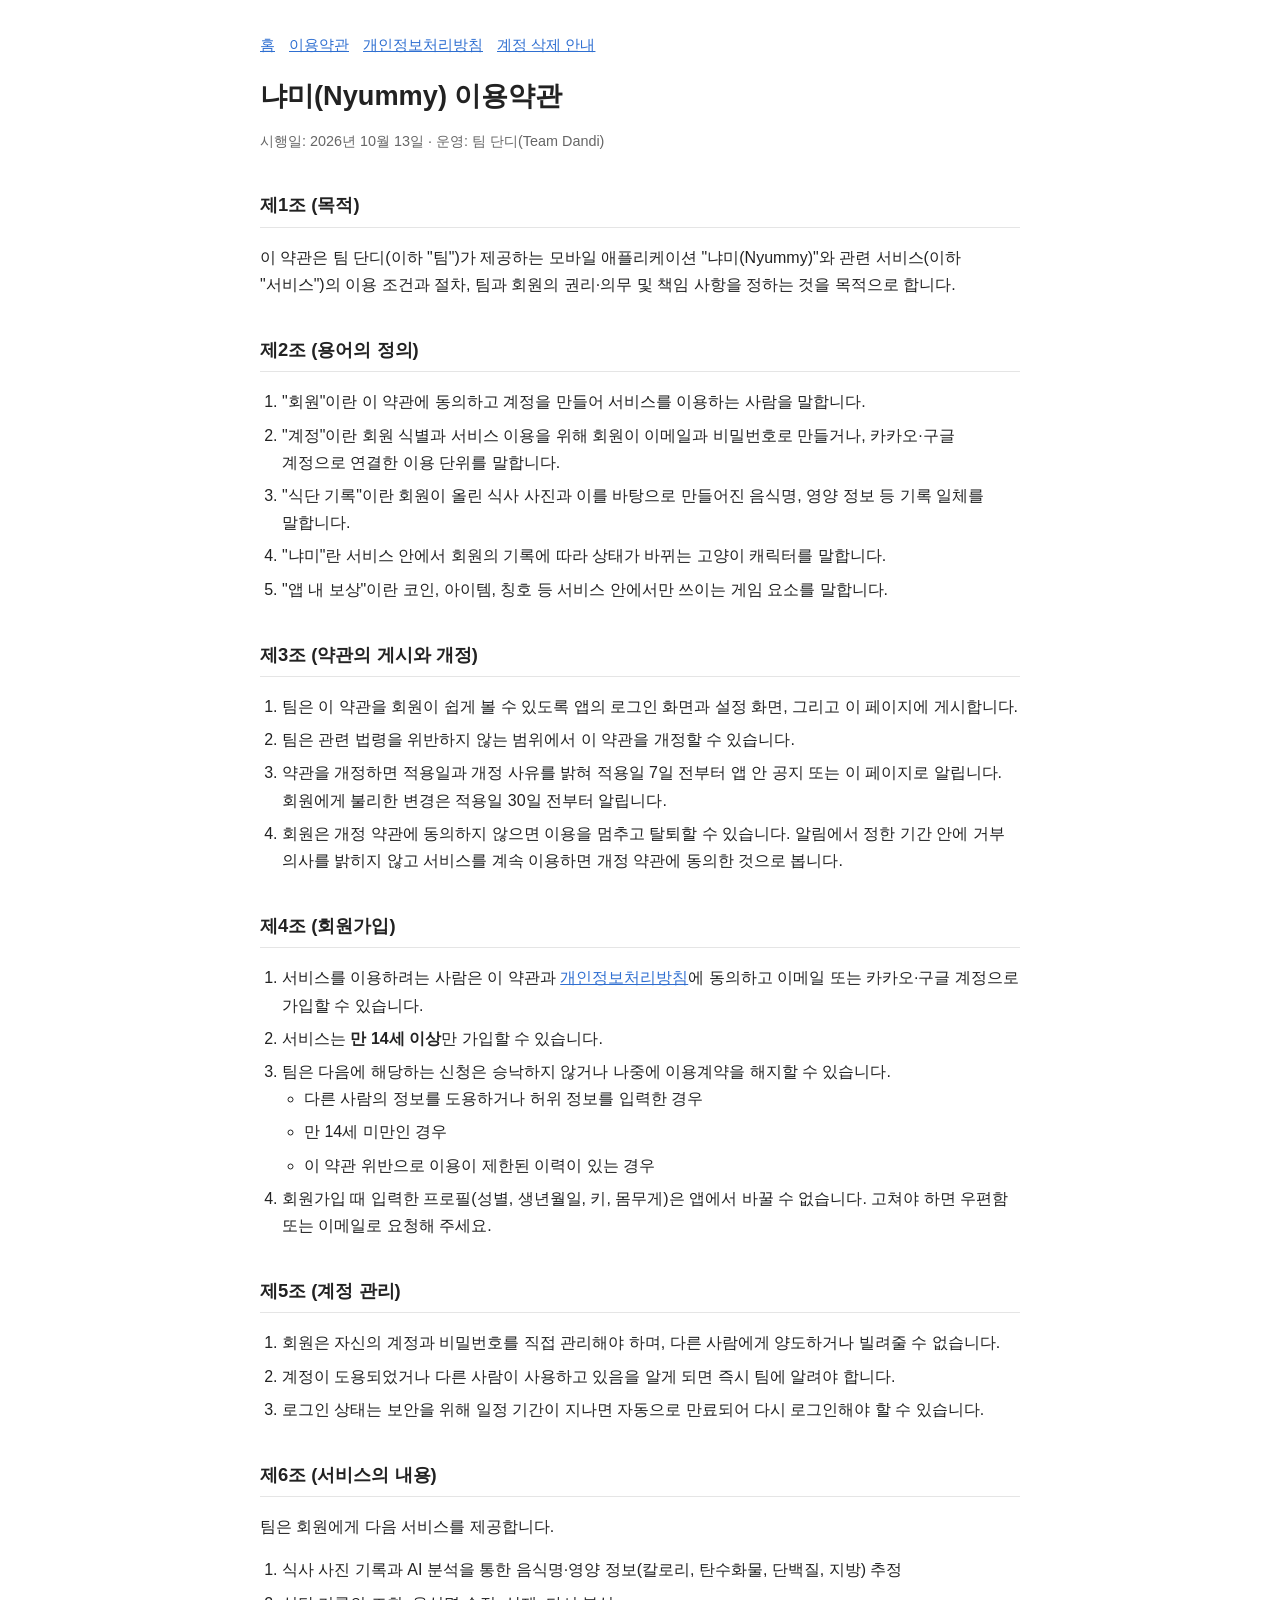
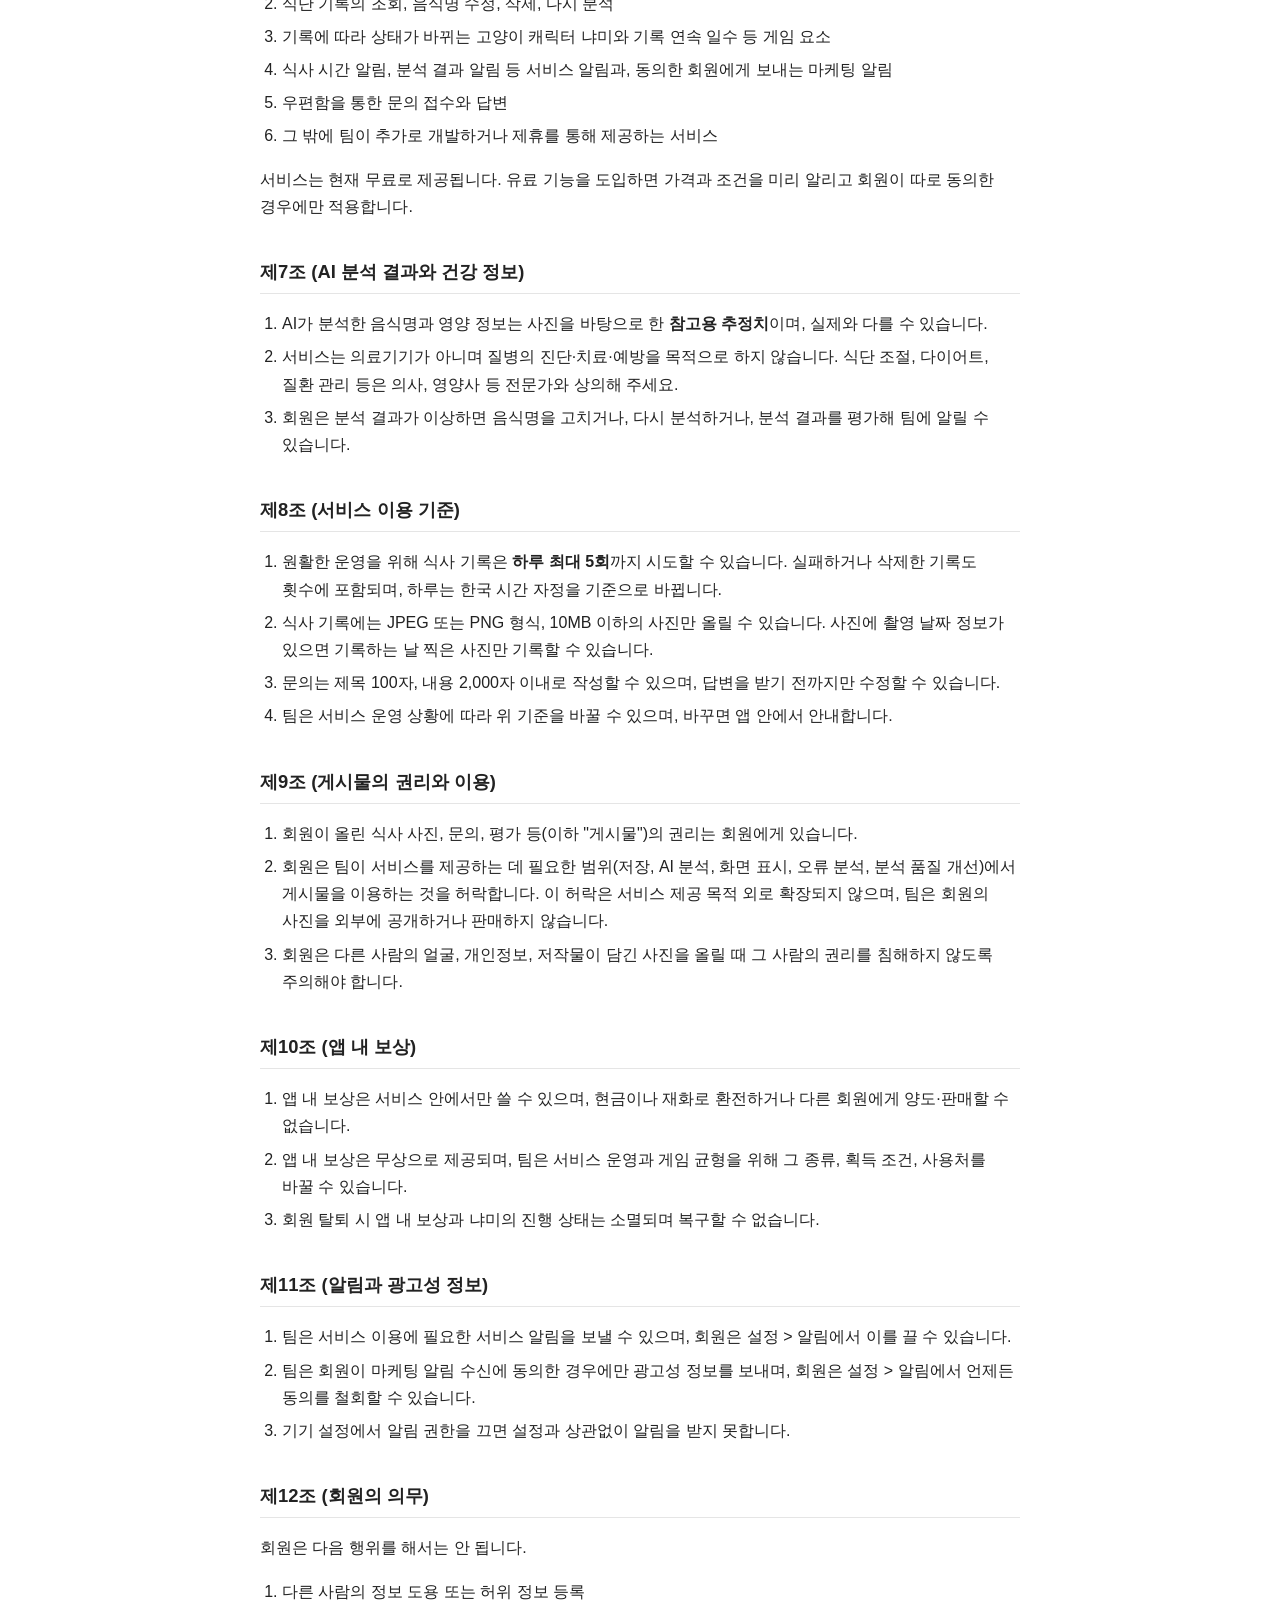
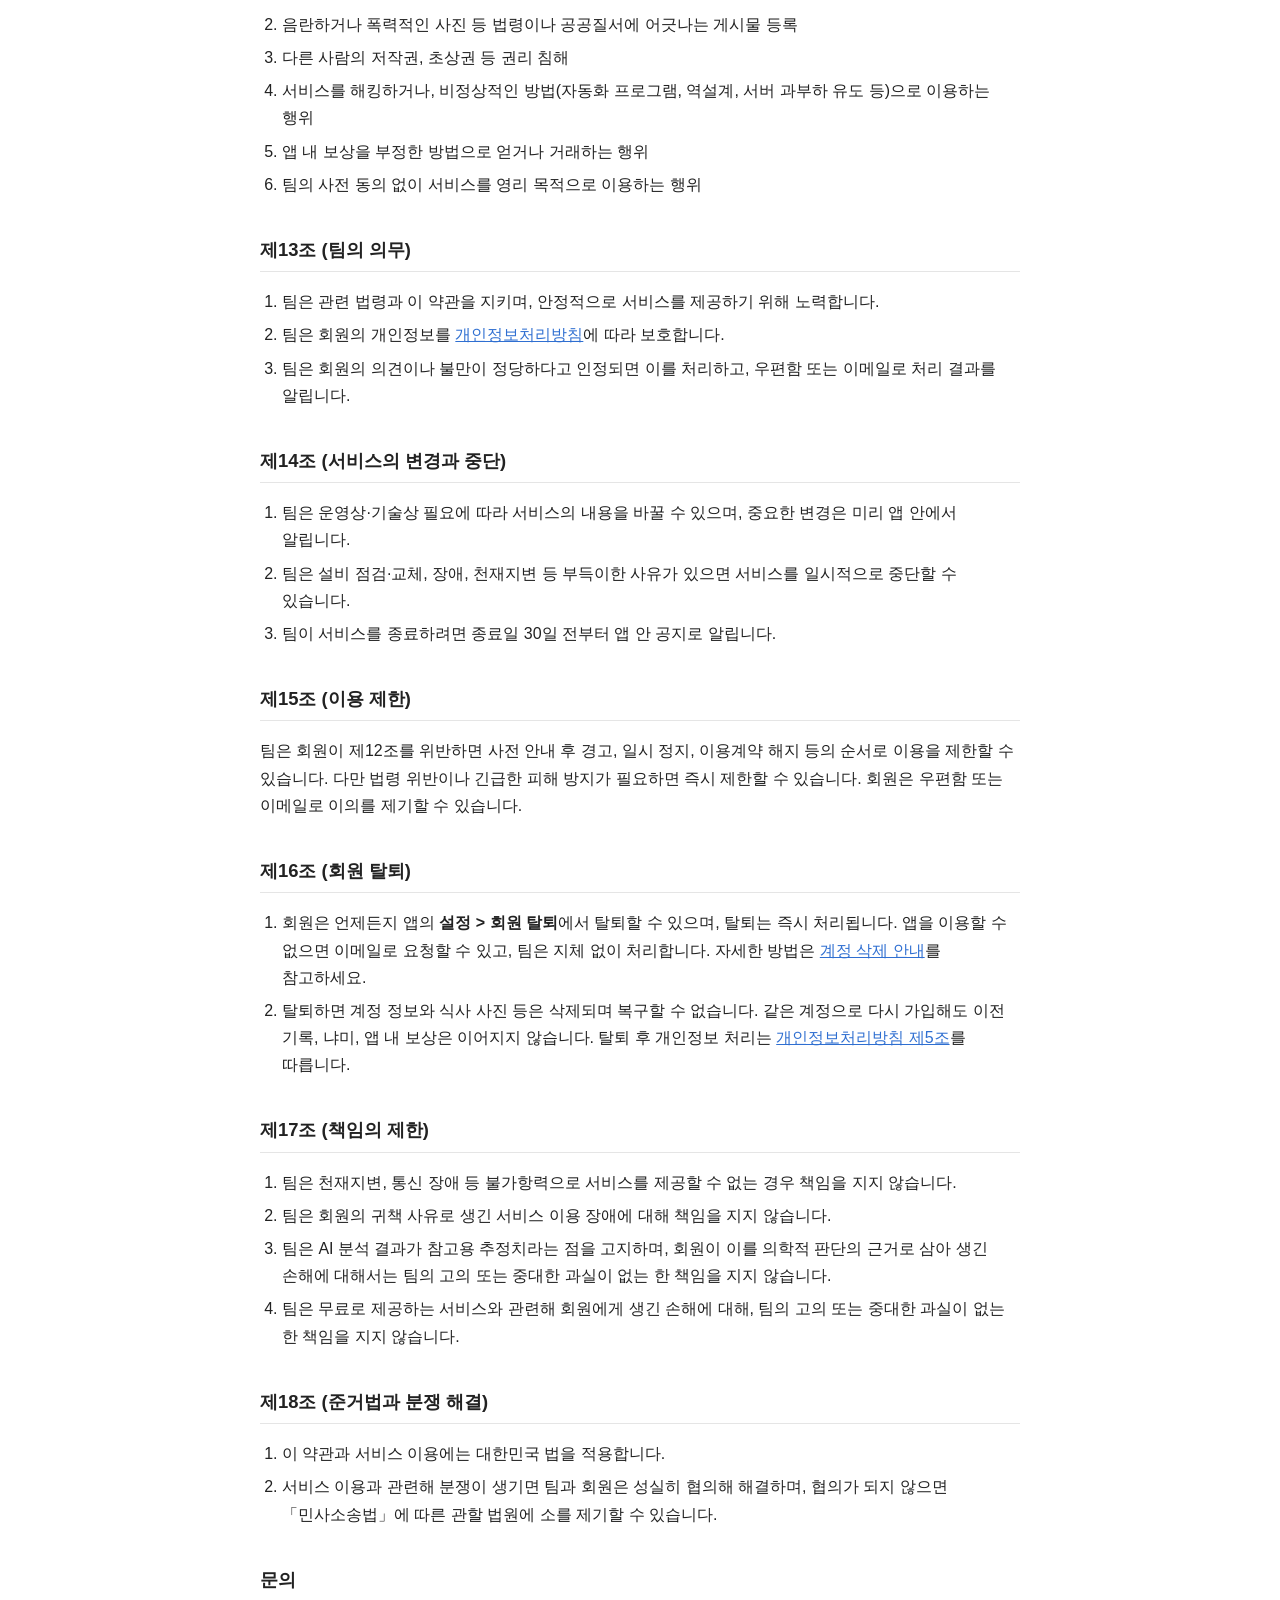
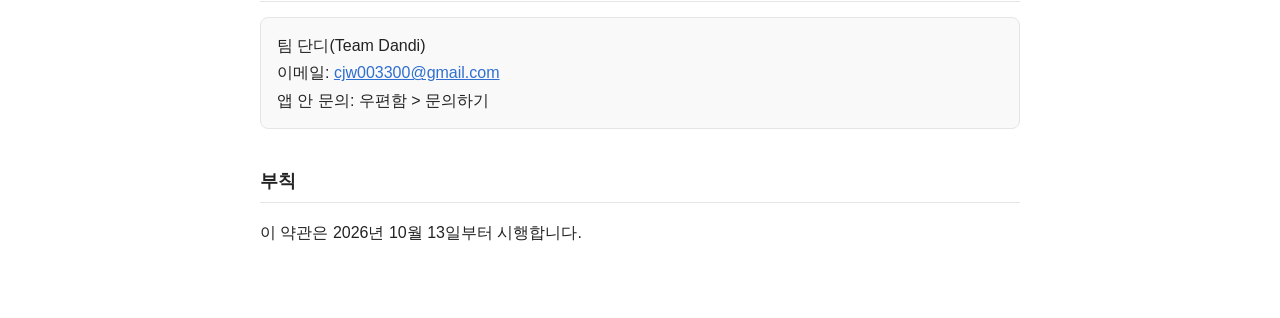
<file: terms.html>
<!DOCTYPE html>
<html lang="ko">
<head>
<meta charset="UTF-8">
<meta name="viewport" content="width=device-width, initial-scale=1.0">
<meta name="color-scheme" content="light">
<title>냐미(Nyummy) 이용약관</title>
<link rel="stylesheet" href="./style.css">
</head>
<body>
<nav class="top"><a href="./">홈</a><a href="./terms.html">이용약관</a><a href="./privacy.html">개인정보처리방침</a><a href="./account-deletion.html">계정 삭제 안내</a></nav>

<h1>냐미(Nyummy) 이용약관</h1>
<p class="meta">시행일: 2026년 10월 13일 · 운영: 팀 단디(Team Dandi)</p>

<h2 id="a1">제1조 (목적)</h2>
<p>이 약관은 팀 단디(이하 "팀")가 제공하는 모바일 애플리케이션 "냐미(Nyummy)"와 관련 서비스(이하 "서비스")의 이용 조건과 절차, 팀과 회원의 권리·의무 및 책임 사항을 정하는 것을 목적으로 합니다.</p>

<h2 id="a2">제2조 (용어의 정의)</h2>
<ol>
  <li>"회원"이란 이 약관에 동의하고 계정을 만들어 서비스를 이용하는 사람을 말합니다.</li>
  <li>"계정"이란 회원 식별과 서비스 이용을 위해 회원이 이메일과 비밀번호로 만들거나, 카카오·구글 계정으로 연결한 이용 단위를 말합니다.</li>
  <li>"식단 기록"이란 회원이 올린 식사 사진과 이를 바탕으로 만들어진 음식명, 영양 정보 등 기록 일체를 말합니다.</li>
  <li>"냐미"란 서비스 안에서 회원의 기록에 따라 상태가 바뀌는 고양이 캐릭터를 말합니다.</li>
  <li>"앱 내 보상"이란 코인, 아이템, 칭호 등 서비스 안에서만 쓰이는 게임 요소를 말합니다.</li>
</ol>

<h2 id="a3">제3조 (약관의 게시와 개정)</h2>
<ol>
  <li>팀은 이 약관을 회원이 쉽게 볼 수 있도록 앱의 로그인 화면과 설정 화면, 그리고 이 페이지에 게시합니다.</li>
  <li>팀은 관련 법령을 위반하지 않는 범위에서 이 약관을 개정할 수 있습니다.</li>
  <li>약관을 개정하면 적용일과 개정 사유를 밝혀 적용일 7일 전부터 앱 안 공지 또는 이 페이지로 알립니다. 회원에게 불리한 변경은 적용일 30일 전부터 알립니다.</li>
  <li>회원은 개정 약관에 동의하지 않으면 이용을 멈추고 탈퇴할 수 있습니다. 알림에서 정한 기간 안에 거부 의사를 밝히지 않고 서비스를 계속 이용하면 개정 약관에 동의한 것으로 봅니다.</li>
</ol>

<h2 id="a4">제4조 (회원가입)</h2>
<ol>
  <li>서비스를 이용하려는 사람은 이 약관과 <a href="./privacy.html">개인정보처리방침</a>에 동의하고 이메일 또는 카카오·구글 계정으로 가입할 수 있습니다.</li>
  <li>서비스는 <b>만 14세 이상</b>만 가입할 수 있습니다.</li>
  <li>팀은 다음에 해당하는 신청은 승낙하지 않거나 나중에 이용계약을 해지할 수 있습니다.
    <ul>
      <li>다른 사람의 정보를 도용하거나 허위 정보를 입력한 경우</li>
      <li>만 14세 미만인 경우</li>
      <li>이 약관 위반으로 이용이 제한된 이력이 있는 경우</li>
    </ul>
  </li>
  <li>회원가입 때 입력한 프로필(성별, 생년월일, 키, 몸무게)은 앱에서 바꿀 수 없습니다. 고쳐야 하면 우편함 또는 이메일로 요청해 주세요.</li>
</ol>

<h2 id="a5">제5조 (계정 관리)</h2>
<ol>
  <li>회원은 자신의 계정과 비밀번호를 직접 관리해야 하며, 다른 사람에게 양도하거나 빌려줄 수 없습니다.</li>
  <li>계정이 도용되었거나 다른 사람이 사용하고 있음을 알게 되면 즉시 팀에 알려야 합니다.</li>
  <li>로그인 상태는 보안을 위해 일정 기간이 지나면 자동으로 만료되어 다시 로그인해야 할 수 있습니다.</li>
</ol>

<h2 id="a6">제6조 (서비스의 내용)</h2>
<p>팀은 회원에게 다음 서비스를 제공합니다.</p>
<ol>
  <li>식사 사진 기록과 AI 분석을 통한 음식명·영양 정보(칼로리, 탄수화물, 단백질, 지방) 추정</li>
  <li>식단 기록의 조회, 음식명 수정, 삭제, 다시 분석</li>
  <li>기록에 따라 상태가 바뀌는 고양이 캐릭터 냐미와 기록 연속 일수 등 게임 요소</li>
  <li>식사 시간 알림, 분석 결과 알림 등 서비스 알림과, 동의한 회원에게 보내는 마케팅 알림</li>
  <li>우편함을 통한 문의 접수와 답변</li>
  <li>그 밖에 팀이 추가로 개발하거나 제휴를 통해 제공하는 서비스</li>
</ol>
<p>서비스는 현재 무료로 제공됩니다. 유료 기능을 도입하면 가격과 조건을 미리 알리고 회원이 따로 동의한 경우에만 적용합니다.</p>

<h2 id="a7">제7조 (AI 분석 결과와 건강 정보)</h2>
<ol>
  <li>AI가 분석한 음식명과 영양 정보는 사진을 바탕으로 한 <b>참고용 추정치</b>이며, 실제와 다를 수 있습니다.</li>
  <li>서비스는 의료기기가 아니며 질병의 진단·치료·예방을 목적으로 하지 않습니다. 식단 조절, 다이어트, 질환 관리 등은 의사, 영양사 등 전문가와 상의해 주세요.</li>
  <li>회원은 분석 결과가 이상하면 음식명을 고치거나, 다시 분석하거나, 분석 결과를 평가해 팀에 알릴 수 있습니다.</li>
</ol>

<h2 id="a8">제8조 (서비스 이용 기준)</h2>
<ol>
  <li>원활한 운영을 위해 식사 기록은 <b>하루 최대 5회</b>까지 시도할 수 있습니다. 실패하거나 삭제한 기록도 횟수에 포함되며, 하루는 한국 시간 자정을 기준으로 바뀝니다.</li>
  <li>식사 기록에는 JPEG 또는 PNG 형식, 10MB 이하의 사진만 올릴 수 있습니다. 사진에 촬영 날짜 정보가 있으면 기록하는 날 찍은 사진만 기록할 수 있습니다.</li>
  <li>문의는 제목 100자, 내용 2,000자 이내로 작성할 수 있으며, 답변을 받기 전까지만 수정할 수 있습니다.</li>
  <li>팀은 서비스 운영 상황에 따라 위 기준을 바꿀 수 있으며, 바꾸면 앱 안에서 안내합니다.</li>
</ol>

<h2 id="a9">제9조 (게시물의 권리와 이용)</h2>
<ol>
  <li>회원이 올린 식사 사진, 문의, 평가 등(이하 "게시물")의 권리는 회원에게 있습니다.</li>
  <li>회원은 팀이 서비스를 제공하는 데 필요한 범위(저장, AI 분석, 화면 표시, 오류 분석, 분석 품질 개선)에서 게시물을 이용하는 것을 허락합니다. 이 허락은 서비스 제공 목적 외로 확장되지 않으며, 팀은 회원의 사진을 외부에 공개하거나 판매하지 않습니다.</li>
  <li>회원은 다른 사람의 얼굴, 개인정보, 저작물이 담긴 사진을 올릴 때 그 사람의 권리를 침해하지 않도록 주의해야 합니다.</li>
</ol>

<h2 id="a10">제10조 (앱 내 보상)</h2>
<ol>
  <li>앱 내 보상은 서비스 안에서만 쓸 수 있으며, 현금이나 재화로 환전하거나 다른 회원에게 양도·판매할 수 없습니다.</li>
  <li>앱 내 보상은 무상으로 제공되며, 팀은 서비스 운영과 게임 균형을 위해 그 종류, 획득 조건, 사용처를 바꿀 수 있습니다.</li>
  <li>회원 탈퇴 시 앱 내 보상과 냐미의 진행 상태는 소멸되며 복구할 수 없습니다.</li>
</ol>

<h2 id="a11">제11조 (알림과 광고성 정보)</h2>
<ol>
  <li>팀은 서비스 이용에 필요한 서비스 알림을 보낼 수 있으며, 회원은 설정 &gt; 알림에서 이를 끌 수 있습니다.</li>
  <li>팀은 회원이 마케팅 알림 수신에 동의한 경우에만 광고성 정보를 보내며, 회원은 설정 &gt; 알림에서 언제든 동의를 철회할 수 있습니다.</li>
  <li>기기 설정에서 알림 권한을 끄면 설정과 상관없이 알림을 받지 못합니다.</li>
</ol>

<h2 id="a12">제12조 (회원의 의무)</h2>
<p>회원은 다음 행위를 해서는 안 됩니다.</p>
<ol>
  <li>다른 사람의 정보 도용 또는 허위 정보 등록</li>
  <li>음란하거나 폭력적인 사진 등 법령이나 공공질서에 어긋나는 게시물 등록</li>
  <li>다른 사람의 저작권, 초상권 등 권리 침해</li>
  <li>서비스를 해킹하거나, 비정상적인 방법(자동화 프로그램, 역설계, 서버 과부하 유도 등)으로 이용하는 행위</li>
  <li>앱 내 보상을 부정한 방법으로 얻거나 거래하는 행위</li>
  <li>팀의 사전 동의 없이 서비스를 영리 목적으로 이용하는 행위</li>
</ol>

<h2 id="a13">제13조 (팀의 의무)</h2>
<ol>
  <li>팀은 관련 법령과 이 약관을 지키며, 안정적으로 서비스를 제공하기 위해 노력합니다.</li>
  <li>팀은 회원의 개인정보를 <a href="./privacy.html">개인정보처리방침</a>에 따라 보호합니다.</li>
  <li>팀은 회원의 의견이나 불만이 정당하다고 인정되면 이를 처리하고, 우편함 또는 이메일로 처리 결과를 알립니다.</li>
</ol>

<h2 id="a14">제14조 (서비스의 변경과 중단)</h2>
<ol>
  <li>팀은 운영상·기술상 필요에 따라 서비스의 내용을 바꿀 수 있으며, 중요한 변경은 미리 앱 안에서 알립니다.</li>
  <li>팀은 설비 점검·교체, 장애, 천재지변 등 부득이한 사유가 있으면 서비스를 일시적으로 중단할 수 있습니다.</li>
  <li>팀이 서비스를 종료하려면 종료일 30일 전부터 앱 안 공지로 알립니다.</li>
</ol>

<h2 id="a15">제15조 (이용 제한)</h2>
<p>팀은 회원이 제12조를 위반하면 사전 안내 후 경고, 일시 정지, 이용계약 해지 등의 순서로 이용을 제한할 수 있습니다. 다만 법령 위반이나 긴급한 피해 방지가 필요하면 즉시 제한할 수 있습니다. 회원은 우편함 또는 이메일로 이의를 제기할 수 있습니다.</p>

<h2 id="a16">제16조 (회원 탈퇴)</h2>
<ol>
  <li>회원은 언제든지 앱의 <b>설정 &gt; 회원 탈퇴</b>에서 탈퇴할 수 있으며, 탈퇴는 즉시 처리됩니다. 앱을 이용할 수 없으면 이메일로 요청할 수 있고, 팀은 지체 없이 처리합니다. 자세한 방법은 <a href="./account-deletion.html">계정 삭제 안내</a>를 참고하세요.</li>
  <li>탈퇴하면 계정 정보와 식사 사진 등은 삭제되며 복구할 수 없습니다. 같은 계정으로 다시 가입해도 이전 기록, 냐미, 앱 내 보상은 이어지지 않습니다. 탈퇴 후 개인정보 처리는 <a href="./privacy.html#retention">개인정보처리방침 제5조</a>를 따릅니다.</li>
</ol>

<h2 id="a17">제17조 (책임의 제한)</h2>
<ol>
  <li>팀은 천재지변, 통신 장애 등 불가항력으로 서비스를 제공할 수 없는 경우 책임을 지지 않습니다.</li>
  <li>팀은 회원의 귀책 사유로 생긴 서비스 이용 장애에 대해 책임을 지지 않습니다.</li>
  <li>팀은 AI 분석 결과가 참고용 추정치라는 점을 고지하며, 회원이 이를 의학적 판단의 근거로 삼아 생긴 손해에 대해서는 팀의 고의 또는 중대한 과실이 없는 한 책임을 지지 않습니다.</li>
  <li>팀은 무료로 제공하는 서비스와 관련해 회원에게 생긴 손해에 대해, 팀의 고의 또는 중대한 과실이 없는 한 책임을 지지 않습니다.</li>
</ol>

<h2 id="a18">제18조 (준거법과 분쟁 해결)</h2>
<ol>
  <li>이 약관과 서비스 이용에는 대한민국 법을 적용합니다.</li>
  <li>서비스 이용과 관련해 분쟁이 생기면 팀과 회원은 성실히 협의해 해결하며, 협의가 되지 않으면 「민사소송법」에 따른 관할 법원에 소를 제기할 수 있습니다.</li>
</ol>

<h2 id="contact">문의</h2>
<div class="box">
  팀 단디(Team Dandi)<br>
  이메일: <a href="mailto:cjw003300@gmail.com">cjw003300@gmail.com</a><br>
  앱 안 문의: 우편함 &gt; 문의하기
</div>

<h2 id="appendix">부칙</h2>
<p>이 약관은 2026년 10월 13일부터 시행합니다.</p>
<script src="./inapp.js"></script>
</body>
</html>
</file>
<file: style.css>
:root { color-scheme: light; }
* { box-sizing: border-box; }
body { font-family: -apple-system, BlinkMacSystemFont, "Apple SD Gothic Neo", "Noto Sans KR", "Malgun Gothic", sans-serif; line-height: 1.7; color: #222; background: #fff; max-width: 800px; margin: 0 auto; padding: 32px 20px 56px; word-break: keep-all; overflow-wrap: anywhere; -webkit-text-size-adjust: 100%; }
h1 { font-size: 1.7rem; line-height: 1.35; margin: 0 0 4px; }
h2 { font-size: 1.15rem; margin-top: 36px; border-bottom: 1px solid #e5e5e5; padding-bottom: 6px; scroll-margin-top: 16px; }
h3 { font-size: 1rem; margin: 20px 0 6px; }
a { color: #2f6fd1; }
.table-wrap { overflow-x: auto; -webkit-overflow-scrolling: touch; margin: 12px 0; }
table { border-collapse: collapse; width: 100%; min-width: 520px; font-size: 0.92rem; }
th, td { border: 1px solid #ddd; padding: 8px 10px; text-align: left; vertical-align: top; }
th { background: #f6f6f6; white-space: nowrap; }
.meta { color: #666; font-size: 0.9rem; }
nav.top { margin-bottom: 20px; font-size: 0.95rem; }
nav.top a { margin-right: 14px; }
.box { background: #f9f9f9; border: 1px solid #e5e5e5; border-radius: 8px; padding: 14px 16px; }
.toc { font-size: 0.93rem; }
.toc ol { padding-left: 22px; margin: 6px 0 0; }
ol li, ul li { margin-bottom: 6px; }
ul, ol { padding-left: 22px; }
body.inapp nav.top { display: none; }
body.inapp { padding-top: 20px; }
</file>
